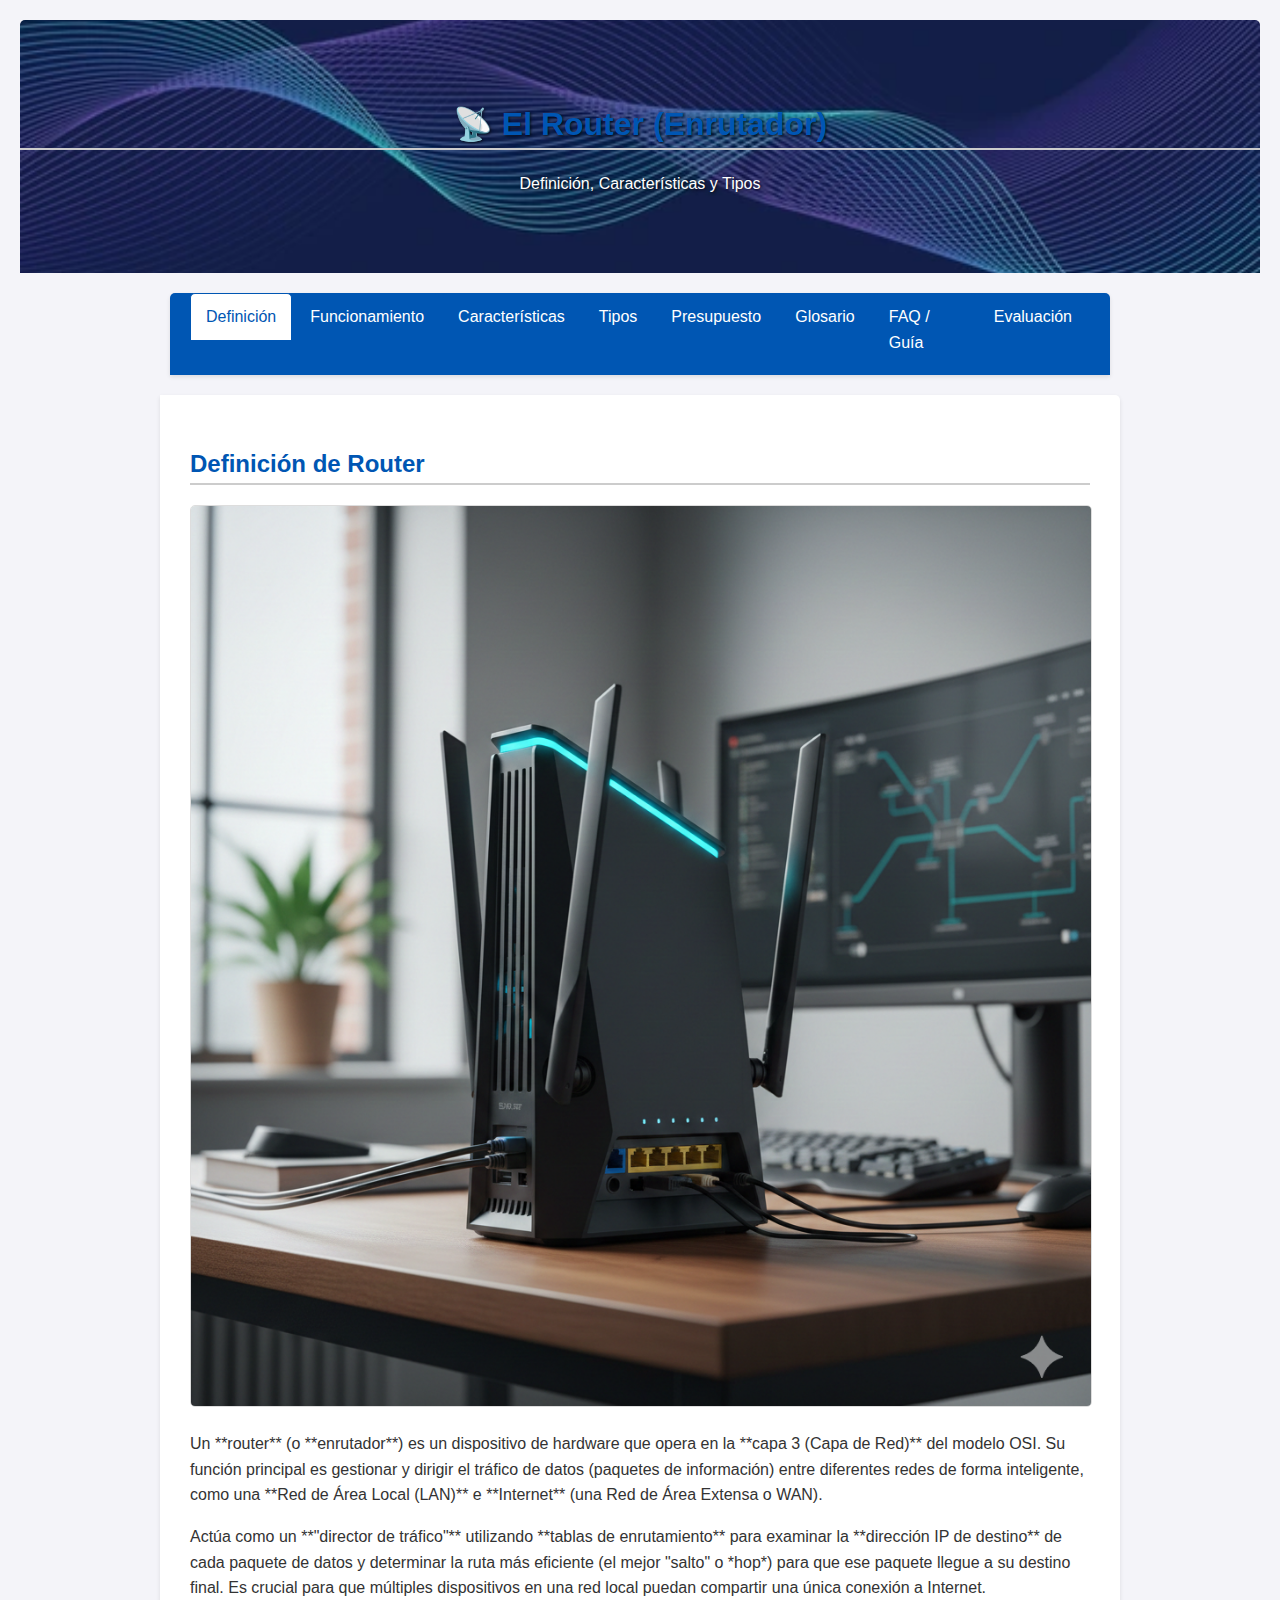
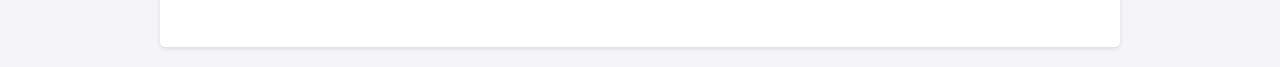
<file: index.html>
<!DOCTYPE html>
<html lang="es">
<head>
    <meta charset="UTF-8">
    <meta name="viewport" content="width=device-width, initial-scale=1.0">
    <title>Router: Definición</title>
    <link rel="stylesheet" href="css/estilos.css">
</head>
<body>

    <header>
        <h1>📡 El Router (Enrutador)</h1>
        <p>Definición, Características y Tipos</p>
    </header>

    <nav>
        <ul>
            <li class="active"><a href="definicion.html">Definición</a></li> 
            <li><a href="funcionamiento.html">Funcionamiento</a></li>
            <li><a href="caracteristicas.html">Características</a></li>
            <li><a href="tipos.html">Tipos</a></li>
            <li><a href="presupuesto.html">Presupuesto</a></li>
            <li><a href="glosario.html">Glosario</a></li>
            <li><a href="guia_basica.html">FAQ / Guía</a></li>
            <li><a href="evaluacion.html">Evaluación</a></li>
        </ul>
    </nav>

    <div class="container">
        <h2>Definición de Router</h2>
        
        <div class="router-image">
             <img src="images/router-moderno.jpg" alt="Router moderno con puertos y antenas">
        </div>

        <p>Un **router** (o **enrutador**) es un dispositivo de hardware que opera en la **capa 3 (Capa de Red)** del modelo OSI. Su función principal es gestionar y dirigir el tráfico de datos (paquetes de información) entre diferentes redes de forma inteligente, como una **Red de Área Local (LAN)** e **Internet** (una Red de Área Extensa o WAN).</p>
        <p>Actúa como un **"director de tráfico"** utilizando **tablas de enrutamiento** para examinar la **dirección IP de destino** de cada paquete de datos y determinar la ruta más eficiente (el mejor "salto" o *hop*) para que ese paquete llegue a su destino final. Es crucial para que múltiples dispositivos en una red local puedan compartir una única conexión a Internet.</p>
    </div>

</body>
</html>
</file>
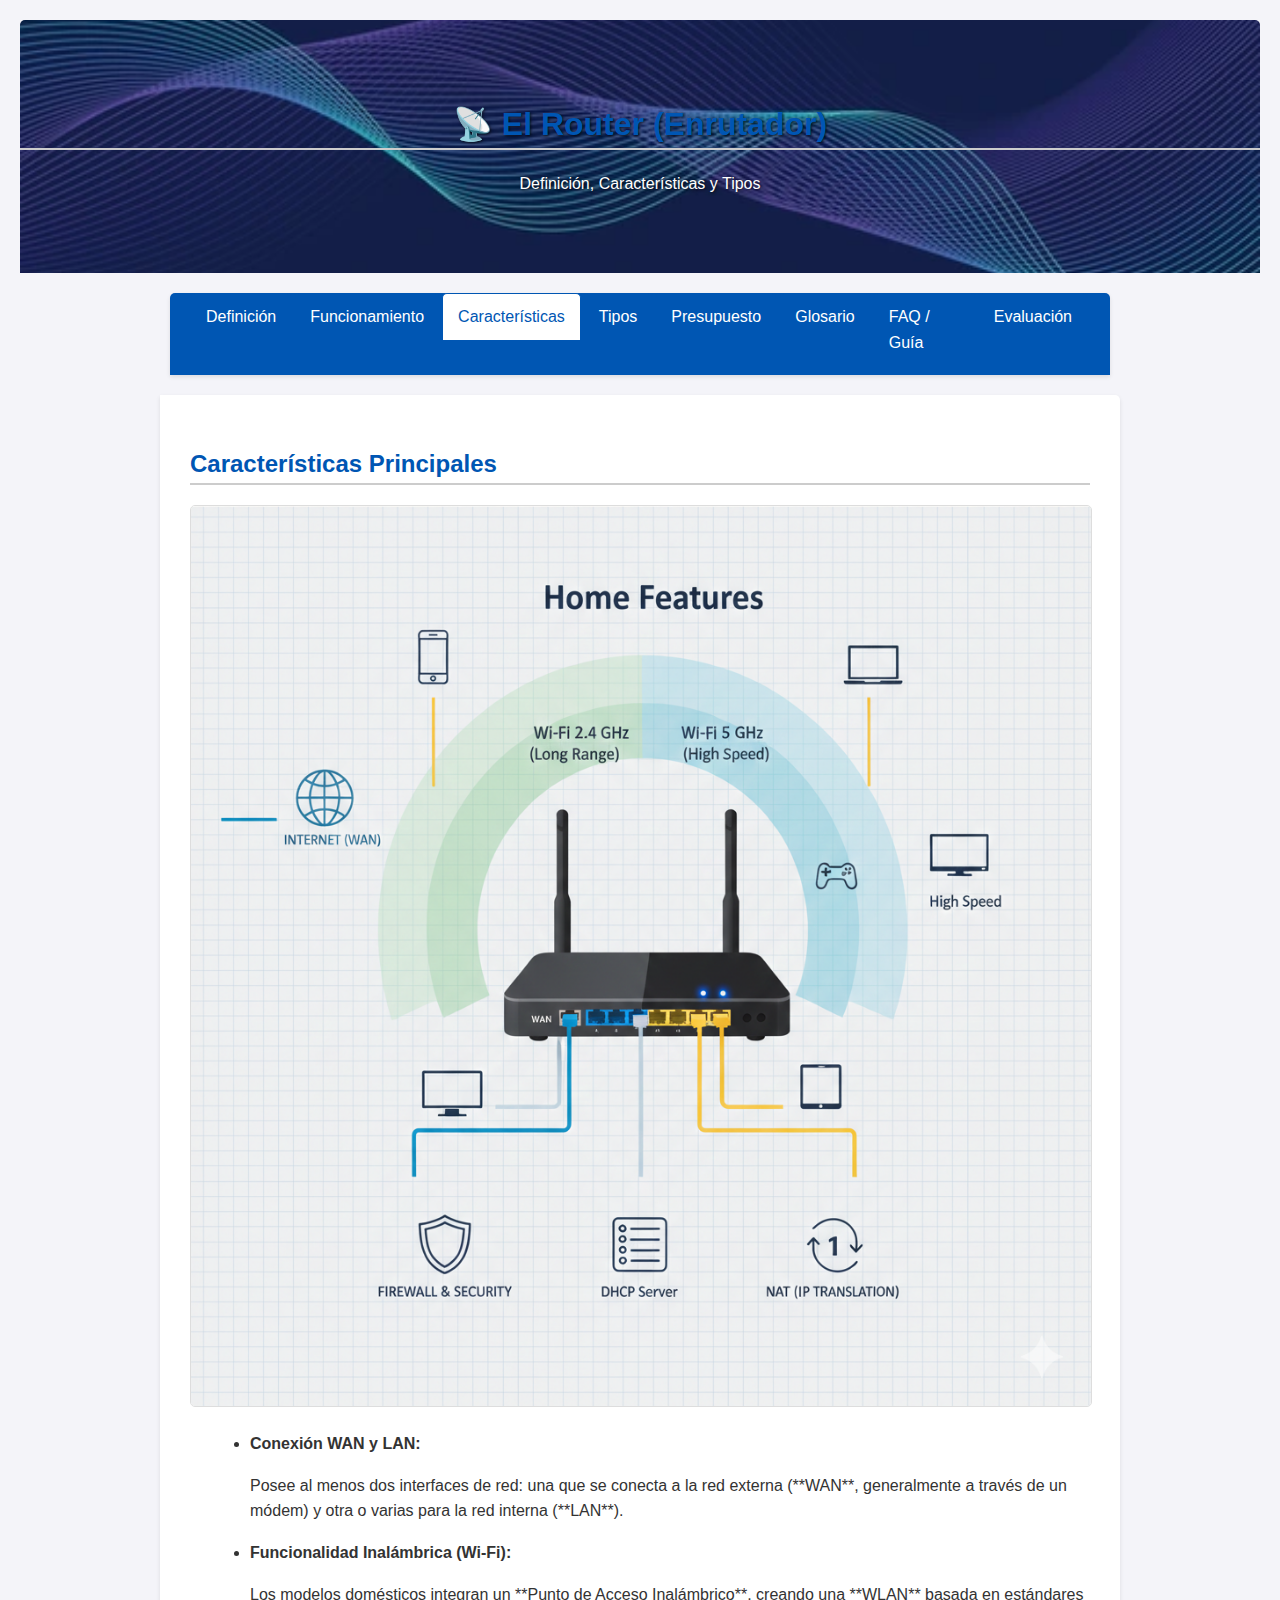
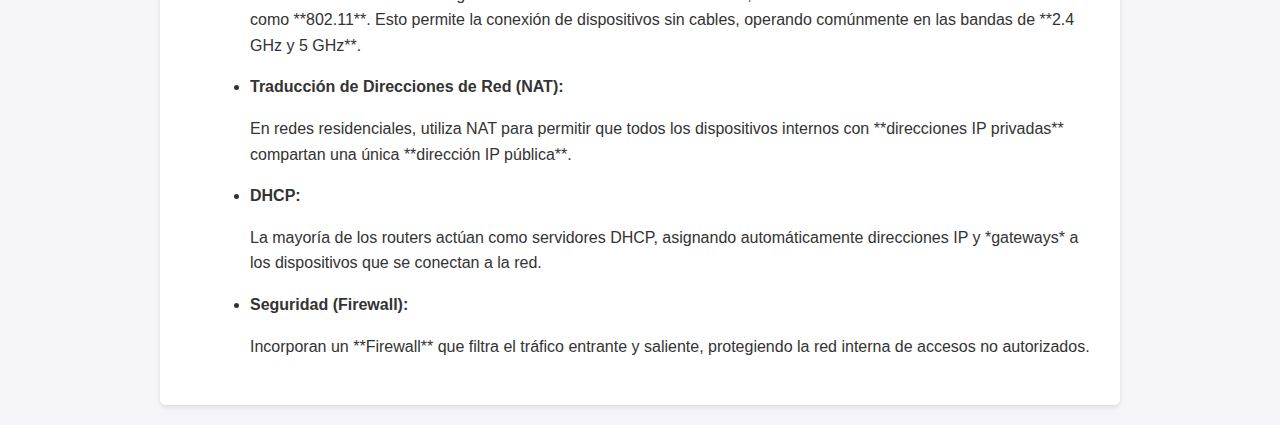
<file: caracteristicas.html>
<!DOCTYPE html>
<html lang="es">
<head>
    <meta charset="UTF-8">
    <meta name="viewport" content="width=device-width, initial-scale=1.0">
    <title>Router: Características</title>
    <link rel="stylesheet" href="css/estilos.css">
</head>
<body>

    <header>
        <h1>📡 El Router (Enrutador)</h1>
        <p>Definición, Características y Tipos</p>
    </header>

    <nav>
        <ul>
            <li><a href="definicion.html">Definición</a></li>
            <li><a href="funcionamiento.html">Funcionamiento</a></li>
            <li class="active"><a href="caracteristicas.html">Características</a></li>
            <li><a href="tipos.html">Tipos</a></li>
            <li><a href="presupuesto.html">Presupuesto</a></li>
            <li><a href="glosario.html">Glosario</a></li>
            <li><a href="guia_basica.html">FAQ / Guía</a></li>
            <li><a href="evaluacion.html">Evaluación</a></li> 
            </ul>
    </nav>

    <div class="container">
        <h2>Características Principales</h2>
        
        <div class="router-image">
             <img src="images/conectividad-router.png" alt="Diagrama de características de conectividad de un router">
        </div>
        
        <ul>
            <li>
                <strong>Conexión WAN y LAN:</strong>
                <p>Posee al menos dos interfaces de red: una que se conecta a la red externa (**WAN**, generalmente a través de un módem) y otra o varias para la red interna (**LAN**).</p>
            </li>
            <li>
                <strong>Funcionalidad Inalámbrica (Wi-Fi):</strong>
                <p>Los modelos domésticos integran un **Punto de Acceso Inalámbrico**, creando una **WLAN** basada en estándares como **802.11**. Esto permite la conexión de dispositivos sin cables, operando comúnmente en las bandas de **2.4 GHz y 5 GHz**.</p>
            </li>
            <li>
                <strong>Traducción de Direcciones de Red (NAT):</strong>
                <p>En redes residenciales, utiliza NAT para permitir que todos los dispositivos internos con **direcciones IP privadas** compartan una única **dirección IP pública**.</p>
            </li>
            <li>
                <strong>DHCP:</strong>
                <p>La mayoría de los routers actúan como servidores DHCP, asignando automáticamente direcciones IP y *gateways* a los dispositivos que se conectan a la red.</p>
            </li>
            <li>
                <strong>Seguridad (Firewall):</strong>
                <p>Incorporan un **Firewall** que filtra el tráfico entrante y saliente, protegiendo la red interna de accesos no autorizados.</p>
            </li>
        </ul>
    </div>

</body>
</html>
</file>
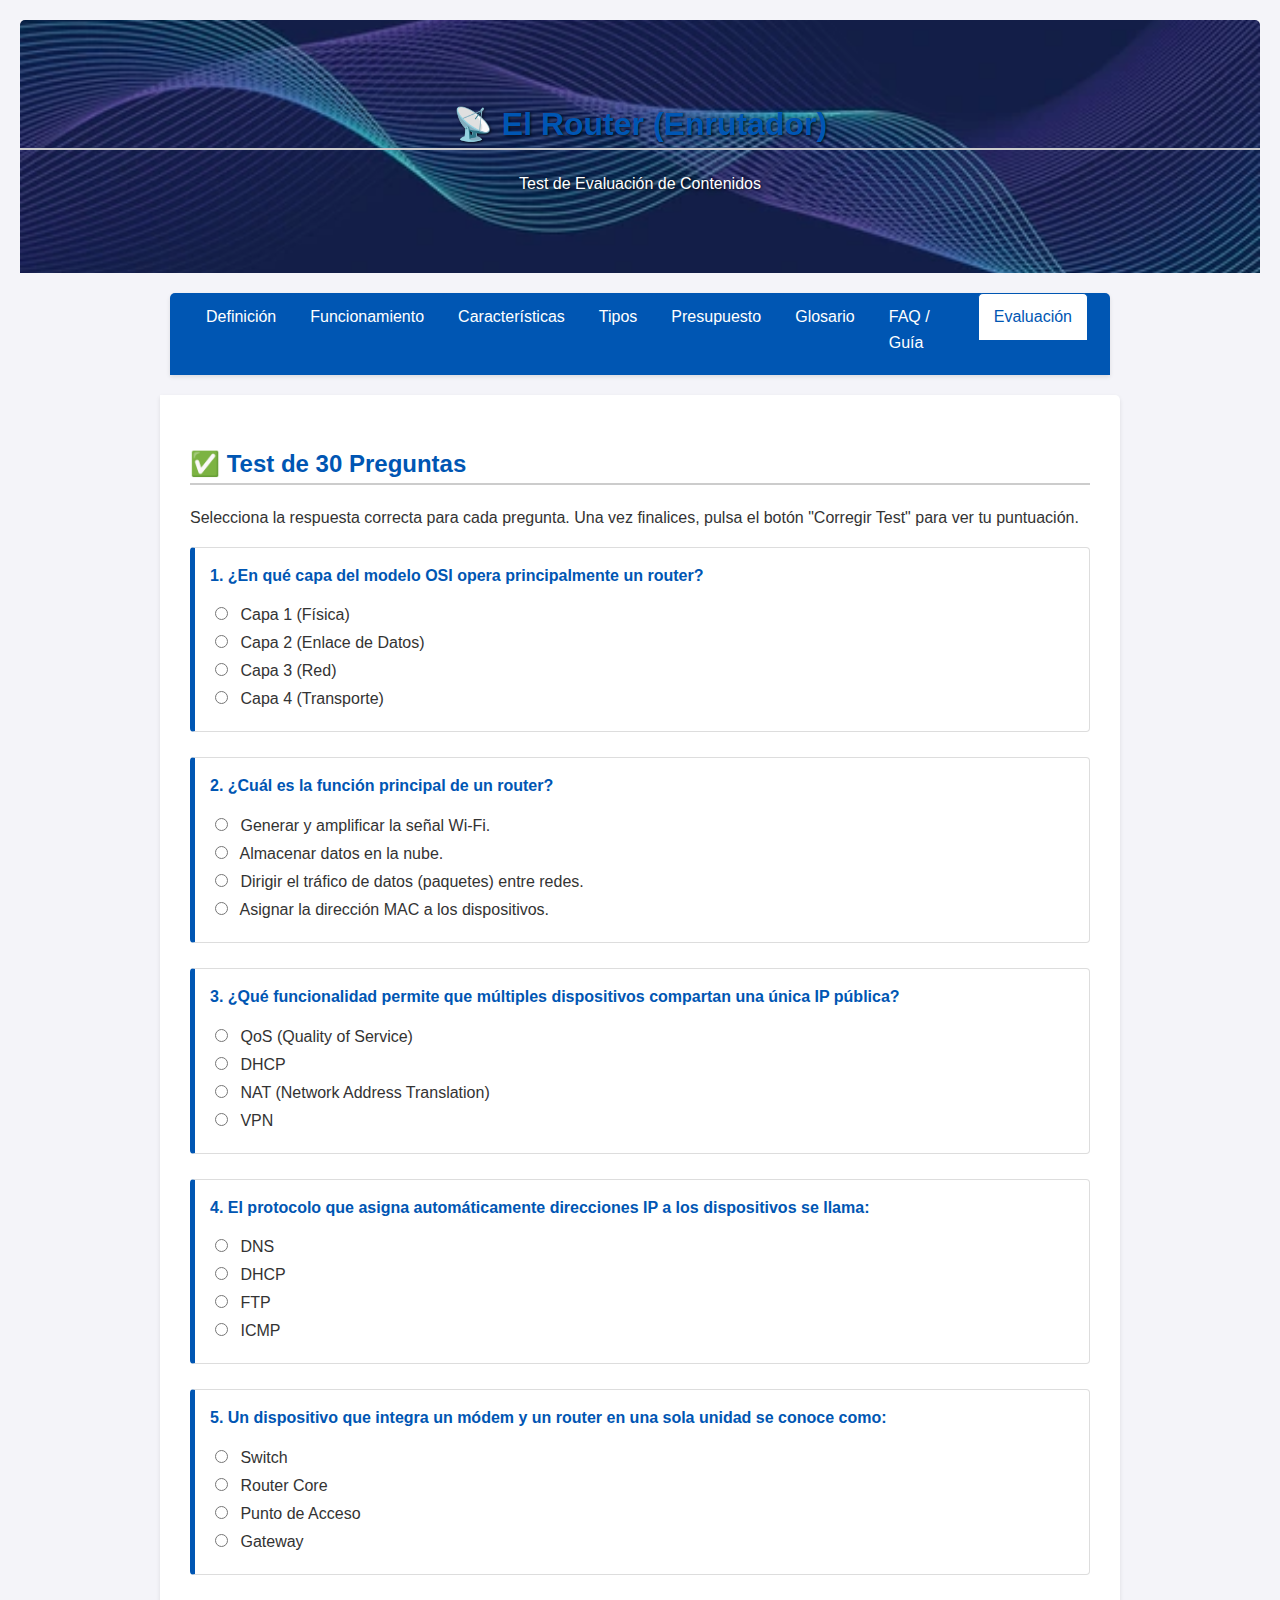
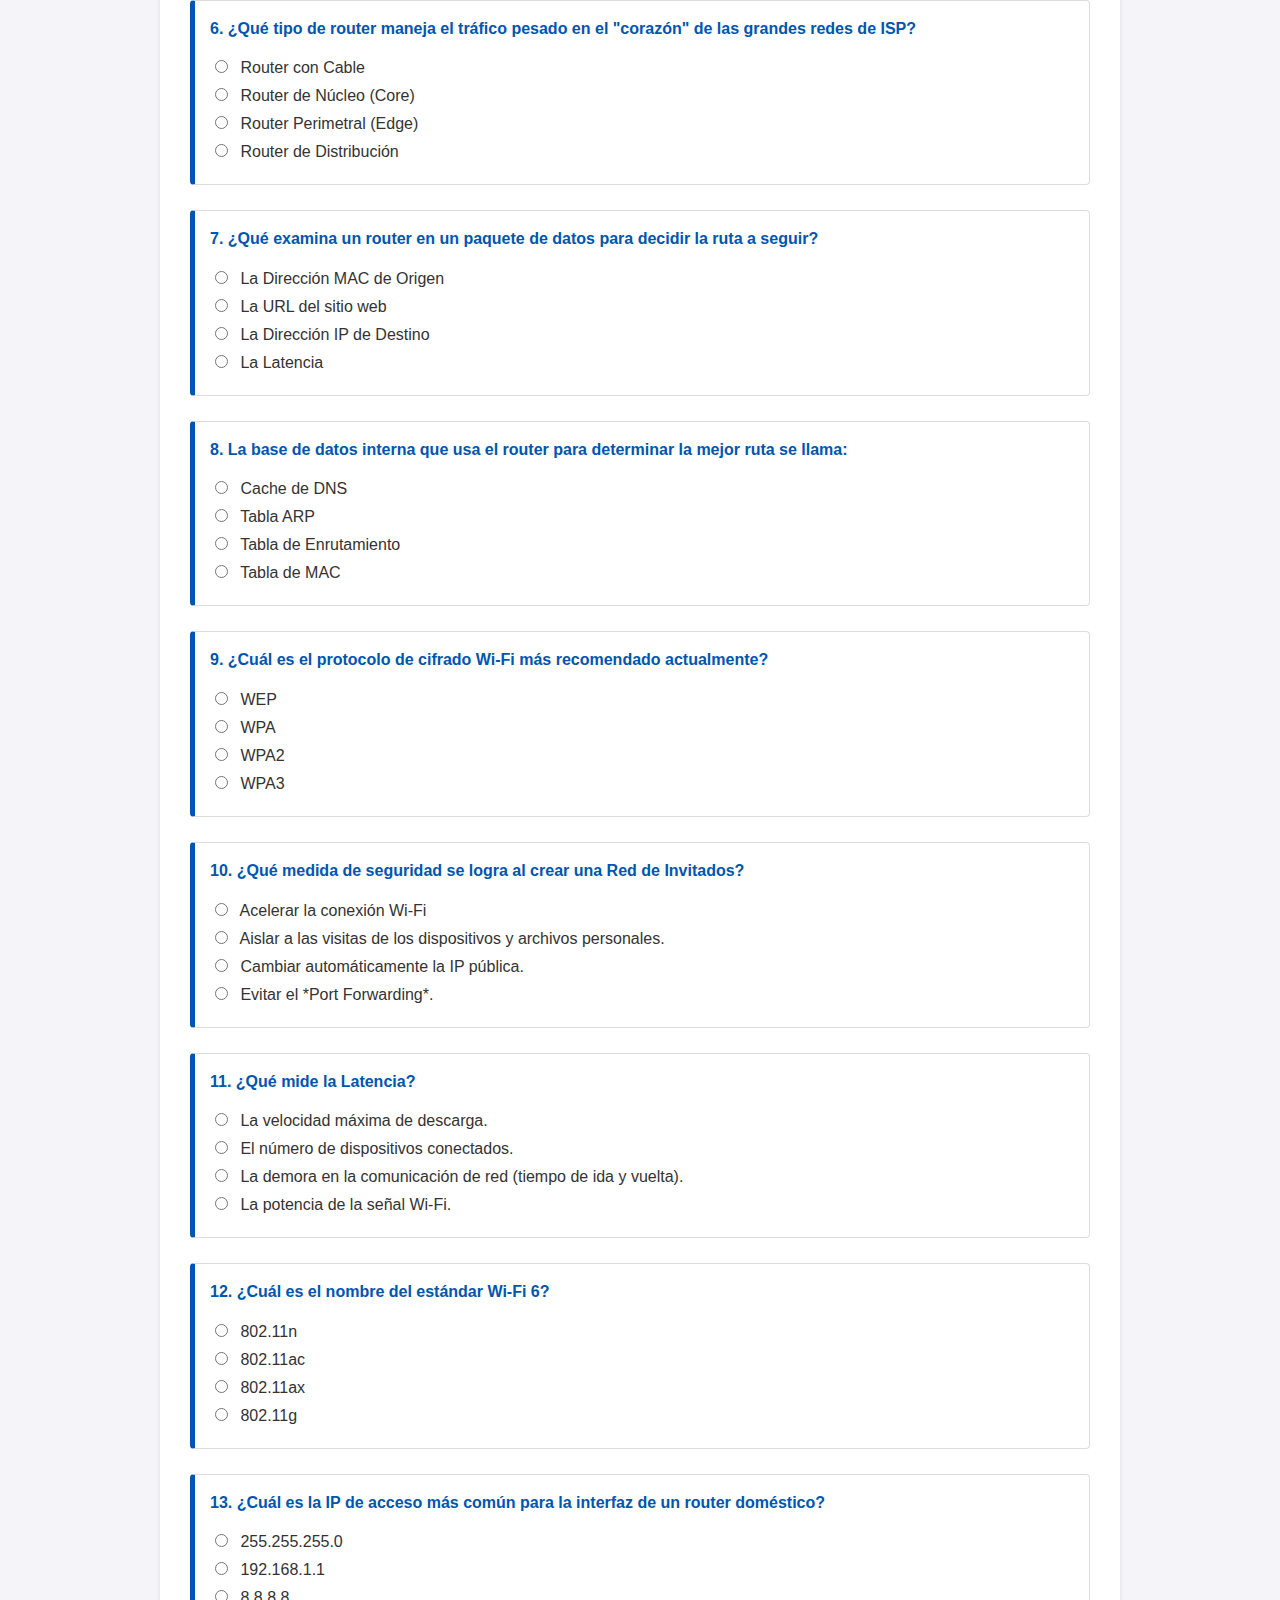
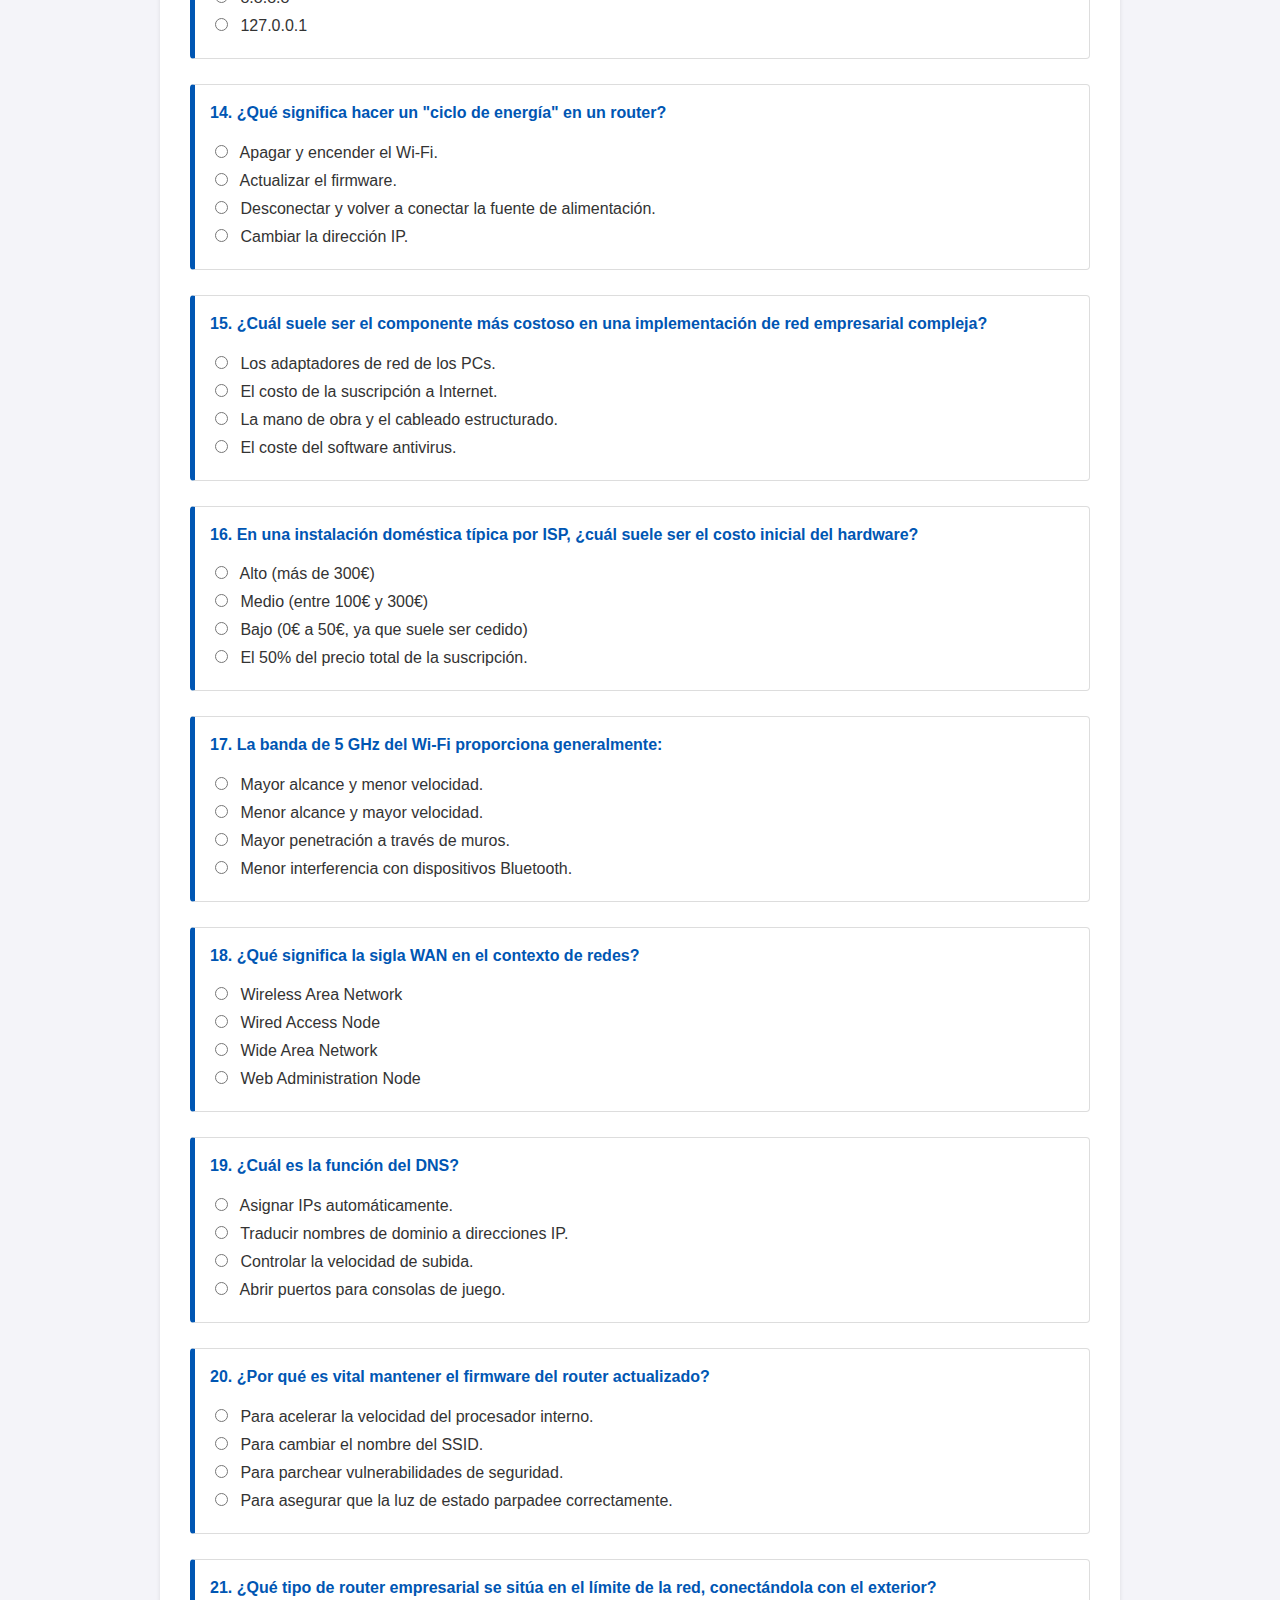
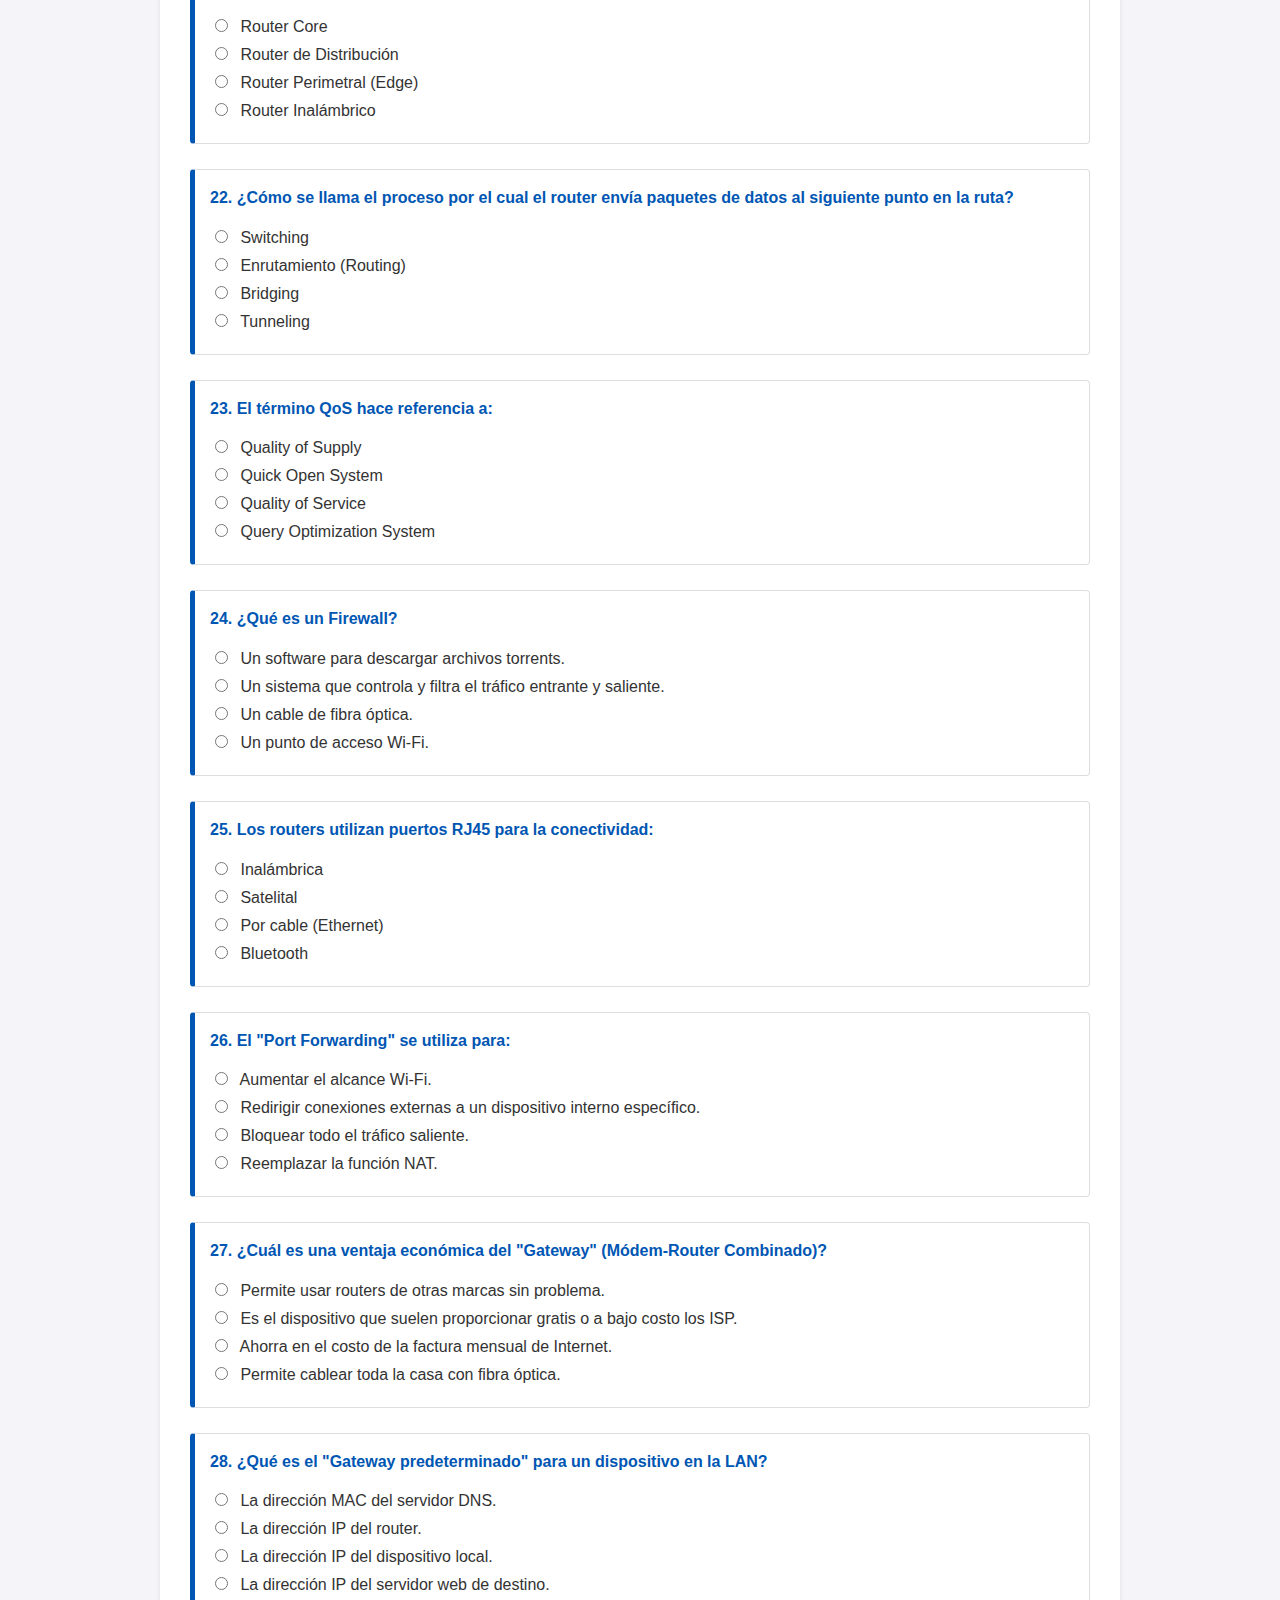
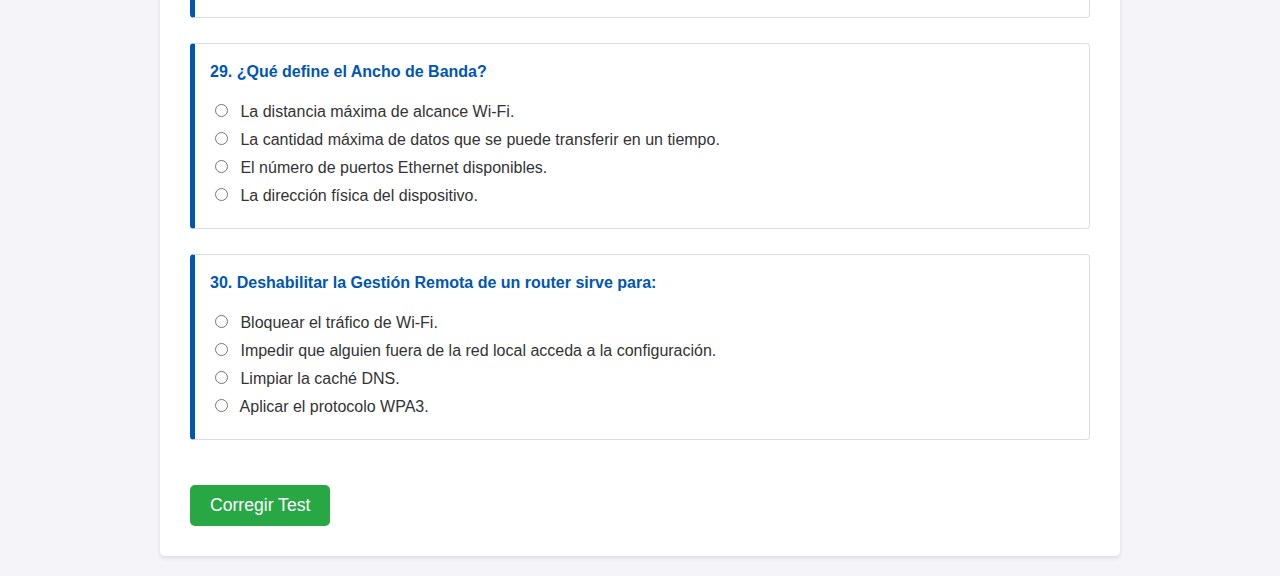
<file: evaluacion.html>
<!DOCTYPE html>
<html lang="es">
<head>
    <meta charset="UTF-8">
    <meta name="viewport" content="width=device-width, initial-scale=1.0">
    <title>Test de Evaluación del Router</title>
    <link rel="stylesheet" href="css/estilos.css">
    <style>
</head>
<body>
        /* Estilos específicos para el test */
        .test-container {
            padding: 20px;
        }
        .pregunta {
            margin-bottom: 25px;
            padding: 15px;
            border: 1px solid #ddd;
            border-left: 5px solid #0056b3;
            border-radius: 4px;
        }
        .pregunta p {
            font-weight: bold;
            color: #0056b3;
            margin-top: 0;
        }
        label {
            display: block;
            margin: 8px 0;
            font-weight: normal;
        }
        input[type="radio"] {
            margin-right: 8px;
        }
        #resultado {
            margin-top: 30px;
            padding: 20px;
            background-color: #e0eaff;
            border: 2px solid #0056b3;
            border-radius: 5px;
            font-size: 1.2em;
            font-weight: bold;
            display: none; /* Oculto por defecto */
        }
        .btn-corregir {
            background-color: #28a745;
            color: white;
            border: none;
            padding: 10px 20px;
            font-size: 1.1em;
            border-radius: 5px;
            cursor: pointer;
            margin-top: 20px;
        }
        .btn-corregir:hover {
            background-color: #218838;
        }
    </style>

    <header>
        <h1>📡 El Router (Enrutador)</h1>
        <p>Test de Evaluación de Contenidos</p>
    </header>

    <nav>
        <ul>
            <li><a href="definicion.html">Definición</a></li>
            <li><a href="funcionamiento.html">Funcionamiento</a></li>
            <li><a href="caracteristicas.html">Características</a></li>
            <li><a href="tipos.html">Tipos</a></li>
            <li><a href="presupuesto.html">Presupuesto</a></li>
            <li><a href="glosario.html">Glosario</a></li>
            <li><a href="guia_basica.html">FAQ / Guía</a></li>
            <li class="active"><a href="evaluacion.html">Evaluación</a></li>
        </ul>
    </nav>

    <div class="container">
        <h2>✅ Test de 30 Preguntas</h2>
        <p>Selecciona la respuesta correcta para cada pregunta. Una vez finalices, pulsa el botón "Corregir Test" para ver tu puntuación.</p>

        <form id="quizForm">
            <div class="pregunta">
                <p>1. ¿En qué capa del modelo OSI opera principalmente un router?</p>
                <label><input type="radio" name="p1" value="a"> Capa 1 (Física)</label>
                <label><input type="radio" name="p1" value="b"> Capa 2 (Enlace de Datos)</label>
                <label><input type="radio" name="p1" value="c"> Capa 3 (Red)</label>
                <label><input type="radio" name="p1" value="d"> Capa 4 (Transporte)</label>
            </div>

            <div class="pregunta">
                <p>2. ¿Cuál es la función principal de un router?</p>
                <label><input type="radio" name="p2" value="a"> Generar y amplificar la señal Wi-Fi.</label>
                <label><input type="radio" name="p2" value="b"> Almacenar datos en la nube.</label>
                <label><input type="radio" name="p2" value="c"> Dirigir el tráfico de datos (paquetes) entre redes.</label>
                <label><input type="radio" name="p2" value="d"> Asignar la dirección MAC a los dispositivos.</label>
            </div>

            <div class="pregunta">
                <p>3. ¿Qué funcionalidad permite que múltiples dispositivos compartan una única IP pública?</p>
                <label><input type="radio" name="p3" value="a"> QoS (Quality of Service)</label>
                <label><input type="radio" name="p3" value="b"> DHCP</label>
                <label><input type="radio" name="p3" value="c"> NAT (Network Address Translation)</label>
                <label><input type="radio" name="p3" value="d"> VPN</label>
            </div>

            <div class="pregunta">
                <p>4. El protocolo que asigna automáticamente direcciones IP a los dispositivos se llama:</p>
                <label><input type="radio" name="p4" value="a"> DNS</label>
                <label><input type="radio" name="p4" value="b"> DHCP</label>
                <label><input type="radio" name="p4" value="c"> FTP</label>
                <label><input type="radio" name="p4" value="d"> ICMP</label>
            </div>

            <div class="pregunta">
                <p>5. Un dispositivo que integra un módem y un router en una sola unidad se conoce como:</p>
                <label><input type="radio" name="p5" value="a"> Switch</label>
                <label><input type="radio" name="p5" value="b"> Router Core</label>
                <label><input type="radio" name="p5" value="c"> Punto de Acceso</label>
                <label><input type="radio" name="p5" value="d"> Gateway</label>
            </div>

            <div class="pregunta">
                <p>6. ¿Qué tipo de router maneja el tráfico pesado en el "corazón" de las grandes redes de ISP?</p>
                <label><input type="radio" name="p6" value="a"> Router con Cable</label>
                <label><input type="radio" name="p6" value="b"> Router de Núcleo (Core)</label>
                <label><input type="radio" name="p6" value="c"> Router Perimetral (Edge)</label>
                <label><input type="radio" name="p6" value="d"> Router de Distribución</label>
            </div>
            
            <div class="pregunta">
                <p>7. ¿Qué examina un router en un paquete de datos para decidir la ruta a seguir?</p>
                <label><input type="radio" name="p7" value="a"> La Dirección MAC de Origen</label>
                <label><input type="radio" name="p7" value="b"> La URL del sitio web</label>
                <label><input type="radio" name="p7" value="c"> La Dirección IP de Destino</label>
                <label><input type="radio" name="p7" value="d"> La Latencia</label>
            </div>
            
            <div class="pregunta">
                <p>8. La base de datos interna que usa el router para determinar la mejor ruta se llama:</p>
                <label><input type="radio" name="p8" value="a"> Cache de DNS</label>
                <label><input type="radio" name="p8" value="b"> Tabla ARP</label>
                <label><input type="radio" name="p8" value="c"> Tabla de Enrutamiento</label>
                <label><input type="radio" name="p8" value="d"> Tabla de MAC</label>
            </div>
            
            <div class="pregunta">
                <p>9. ¿Cuál es el protocolo de cifrado Wi-Fi más recomendado actualmente?</p>
                <label><input type="radio" name="p9" value="a"> WEP</label>
                <label><input type="radio" name="p9" value="b"> WPA</label>
                <label><input type="radio" name="p9" value="c"> WPA2</label>
                <label><input type="radio" name="p9" value="d"> WPA3</label>
            </div>
            
            <div class="pregunta">
                <p>10. ¿Qué medida de seguridad se logra al crear una Red de Invitados?</p>
                <label><input type="radio" name="p10" value="a"> Acelerar la conexión Wi-Fi</label>
                <label><input type="radio" name="p10" value="b"> Aislar a las visitas de los dispositivos y archivos personales.</label>
                <label><input type="radio" name="p10" value="c"> Cambiar automáticamente la IP pública.</label>
                <label><input type="radio" name="p10" value="d"> Evitar el *Port Forwarding*.</label>
            </div>
            
            <div class="pregunta">
                <p>11. ¿Qué mide la Latencia?</p>
                <label><input type="radio" name="p11" value="a"> La velocidad máxima de descarga.</label>
                <label><input type="radio" name="p11" value="b"> El número de dispositivos conectados.</label>
                <label><input type="radio" name="p11" value="c"> La demora en la comunicación de red (tiempo de ida y vuelta).</label>
                <label><input type="radio" name="p11" value="d"> La potencia de la señal Wi-Fi.</label>
            </div>
            
            <div class="pregunta">
                <p>12. ¿Cuál es el nombre del estándar Wi-Fi 6?</p>
                <label><input type="radio" name="p12" value="a"> 802.11n</label>
                <label><input type="radio" name="p12" value="b"> 802.11ac</label>
                <label><input type="radio" name="p12" value="c"> 802.11ax</label>
                <label><input type="radio" name="p12" value="d"> 802.11g</label>
            </div>
            
            <div class="pregunta">
                <p>13. ¿Cuál es la IP de acceso más común para la interfaz de un router doméstico?</p>
                <label><input type="radio" name="p13" value="a"> 255.255.255.0</label>
                <label><input type="radio" name="p13" value="b"> 192.168.1.1</label>
                <label><input type="radio" name="p13" value="c"> 8.8.8.8</label>
                <label><input type="radio" name="p13" value="d"> 127.0.0.1</label>
            </div>
            
            <div class="pregunta">
                <p>14. ¿Qué significa hacer un "ciclo de energía" en un router?</p>
                <label><input type="radio" name="p14" value="a"> Apagar y encender el Wi-Fi.</label>
                <label><input type="radio" name="p14" value="b"> Actualizar el firmware.</label>
                <label><input type="radio" name="p14" value="c"> Desconectar y volver a conectar la fuente de alimentación.</label>
                <label><input type="radio" name="p14" value="d"> Cambiar la dirección IP.</label>
            </div>
            
            <div class="pregunta">
                <p>15. ¿Cuál suele ser el componente más costoso en una implementación de red empresarial compleja?</p>
                <label><input type="radio" name="p15" value="a"> Los adaptadores de red de los PCs.</label>
                <label><input type="radio" name="p15" value="b"> El costo de la suscripción a Internet.</label>
                <label><input type="radio" name="p15" value="c"> La mano de obra y el cableado estructurado.</label>
                <label><input type="radio" name="p15" value="d"> El coste del software antivirus.</label>
            </div>
            
            <div class="pregunta">
                <p>16. En una instalación doméstica típica por ISP, ¿cuál suele ser el costo inicial del hardware?</p>
                <label><input type="radio" name="p16" value="a"> Alto (más de 300€)</label>
                <label><input type="radio" name="p16" value="b"> Medio (entre 100€ y 300€)</label>
                <label><input type="radio" name="p16" value="c"> Bajo (0€ a 50€, ya que suele ser cedido)</label>
                <label><input type="radio" name="p16" value="d"> El 50% del precio total de la suscripción.</label>
            </div>
            
            <div class="pregunta">
                <p>17. La banda de 5 GHz del Wi-Fi proporciona generalmente:</p>
                <label><input type="radio" name="p17" value="a"> Mayor alcance y menor velocidad.</label>
                <label><input type="radio" name="p17" value="b"> Menor alcance y mayor velocidad.</label>
                <label><input type="radio" name="p17" value="c"> Mayor penetración a través de muros.</label>
                <label><input type="radio" name="p17" value="d"> Menor interferencia con dispositivos Bluetooth.</label>
            </div>
            
            <div class="pregunta">
                <p>18. ¿Qué significa la sigla WAN en el contexto de redes?</p>
                <label><input type="radio" name="p18" value="a"> Wireless Area Network</label>
                <label><input type="radio" name="p18" value="b"> Wired Access Node</label>
                <label><input type="radio" name="p18" value="c"> Wide Area Network</label>
                <label><input type="radio" name="p18" value="d"> Web Administration Node</label>
            </div>
            
            <div class="pregunta">
                <p>19. ¿Cuál es la función del DNS?</p>
                <label><input type="radio" name="p19" value="a"> Asignar IPs automáticamente.</label>
                <label><input type="radio" name="p19" value="b"> Traducir nombres de dominio a direcciones IP.</label>
                <label><input type="radio" name="p19" value="c"> Controlar la velocidad de subida.</label>
                <label><input type="radio" name="p19" value="d"> Abrir puertos para consolas de juego.</label>
            </div>
            
            <div class="pregunta">
                <p>20. ¿Por qué es vital mantener el firmware del router actualizado?</p>
                <label><input type="radio" name="p20" value="a"> Para acelerar la velocidad del procesador interno.</label>
                <label><input type="radio" name="p20" value="b"> Para cambiar el nombre del SSID.</label>
                <label><input type="radio" name="p20" value="c"> Para parchear vulnerabilidades de seguridad.</label>
                <label><input type="radio" name="p20" value="d"> Para asegurar que la luz de estado parpadee correctamente.</label>
            </div>
            
            <div class="pregunta">
                <p>21. ¿Qué tipo de router empresarial se sitúa en el límite de la red, conectándola con el exterior?</p>
                <label><input type="radio" name="p21" value="a"> Router Core</label>
                <label><input type="radio" name="p21" value="b"> Router de Distribución</label>
                <label><input type="radio" name="p21" value="c"> Router Perimetral (Edge)</label>
                <label><input type="radio" name="p21" value="d"> Router Inalámbrico</label>
            </div>
            
            <div class="pregunta">
                <p>22. ¿Cómo se llama el proceso por el cual el router envía paquetes de datos al siguiente punto en la ruta?</p>
                <label><input type="radio" name="p22" value="a"> Switching</label>
                <label><input type="radio" name="p22" value="b"> Enrutamiento (Routing)</label>
                <label><input type="radio" name="p22" value="c"> Bridging</label>
                <label><input type="radio" name="p22" value="d"> Tunneling</label>
            </div>
            
            <div class="pregunta">
                <p>23. El término QoS hace referencia a:</p>
                <label><input type="radio" name="p23" value="a"> Quality of Supply</label>
                <label><input type="radio" name="p23" value="b"> Quick Open System</label>
                <label><input type="radio" name="p23" value="c"> Quality of Service</label>
                <label><input type="radio" name="p23" value="d"> Query Optimization System</label>
            </div>
            
            <div class="pregunta">
                <p>24. ¿Qué es un Firewall?</p>
                <label><input type="radio" name="p24" value="a"> Un software para descargar archivos torrents.</label>
                <label><input type="radio" name="p24" value="b"> Un sistema que controla y filtra el tráfico entrante y saliente.</label>
                <label><input type="radio" name="p24" value="c"> Un cable de fibra óptica.</label>
                <label><input type="radio" name="p24" value="d"> Un punto de acceso Wi-Fi.</label>
            </div>
            
            <div class="pregunta">
                <p>25. Los routers utilizan puertos RJ45 para la conectividad:</p>
                <label><input type="radio" name="p25" value="a"> Inalámbrica</label>
                <label><input type="radio" name="p25" value="b"> Satelital</label>
                <label><input type="radio" name="p25" value="c"> Por cable (Ethernet)</label>
                <label><input type="radio" name="p25" value="d"> Bluetooth</label>
            </div>
            
            <div class="pregunta">
                <p>26. El "Port Forwarding" se utiliza para:</p>
                <label><input type="radio" name="p26" value="a"> Aumentar el alcance Wi-Fi.</label>
                <label><input type="radio" name="p26" value="b"> Redirigir conexiones externas a un dispositivo interno específico.</label>
                <label><input type="radio" name="p26" value="c"> Bloquear todo el tráfico saliente.</label>
                <label><input type="radio" name="p26" value="d"> Reemplazar la función NAT.</label>
            </div>
            
            <div class="pregunta">
                <p>27. ¿Cuál es una ventaja económica del "Gateway" (Módem-Router Combinado)?</p>
                <label><input type="radio" name="p27" value="a"> Permite usar routers de otras marcas sin problema.</label>
                <label><input type="radio" name="p27" value="b"> Es el dispositivo que suelen proporcionar gratis o a bajo costo los ISP.</label>
                <label><input type="radio" name="p27" value="c"> Ahorra en el costo de la factura mensual de Internet.</label>
                <label><input type="radio" name="p27" value="d"> Permite cablear toda la casa con fibra óptica.</label>
            </div>
            
            <div class="pregunta">
                <p>28. ¿Qué es el "Gateway predeterminado" para un dispositivo en la LAN?</p>
                <label><input type="radio" name="p28" value="a"> La dirección MAC del servidor DNS.</label>
                <label><input type="radio" name="p28" value="b"> La dirección IP del router.</label>
                <label><input type="radio" name="p28" value="c"> La dirección IP del dispositivo local.</label>
                <label><input type="radio" name="p28" value="d"> La dirección IP del servidor web de destino.</label>
            </div>
            
            <div class="pregunta">
                <p>29. ¿Qué define el Ancho de Banda?</p>
                <label><input type="radio" name="p29" value="a"> La distancia máxima de alcance Wi-Fi.</label>
                <label><input type="radio" name="p29" value="b"> La cantidad máxima de datos que se puede transferir en un tiempo.</label>
                <label><input type="radio" name="p29" value="c"> El número de puertos Ethernet disponibles.</label>
                <label><input type="radio" name="p29" value="d"> La dirección física del dispositivo.</label>
            </div>
            
            <div class="pregunta">
                <p>30. Deshabilitar la Gestión Remota de un router sirve para:</p>
                <label><input type="radio" name="p30" value="a"> Bloquear el tráfico de Wi-Fi.</label>
                <label><input type="radio" name="p30" value="b"> Impedir que alguien fuera de la red local acceda a la configuración.</label>
                <label><input type="radio" name="p30" value="c"> Limpiar la caché DNS.</label>
                <label><input type="radio" name="p30" value="d"> Aplicar el protocolo WPA3.</label>
            </div>

            <button type="button" class="btn-corregir" onclick="corregirTest()">Corregir Test</button>
        </form>

        <div id="resultado"></div>
    </div>

    <script>
        // Respuestas correctas (índices de los valores de radio: a=0, b=1, c=2, d=3)
        // Usamos el valor de la opción correcta (ej: 'c')
        const respuestasCorrectas = {
            p1: 'c', p2: 'c', p3: 'c', p4: 'b', p5: 'd',
            p6: 'b', p7: 'c', p8: 'c', p9: 'd', p10: 'b',
            p11: 'c', p12: 'c', p13: 'b', p14: 'c', p15: 'c',
            p16: 'c', p17: 'b', p18: 'c', p19: 'b', p20: 'c',
            p21: 'c', p22: 'b', p23: 'c', p24: 'b', p25: 'c',
            p26: 'b', p27: 'b', p28: 'b', p29: 'b', p30: 'b'
        };

        function corregirTest() {
            const form = document.getElementById('quizForm');
            const resultadoDiv = document.getElementById('resultado');
            let puntuacion = 0;
            const totalPreguntas = 30;

            for (let i = 1; i <= totalPreguntas; i++) {
                const nombrePregunta = `p${i}`;
                const respuestaSeleccionada = form.elements[nombrePregunta].value;
                const respuestaCorrecta = respuestasCorrectas[nombrePregunta];

                if (respuestaSeleccionada === respuestaCorrecta) {
                    puntuacion++;
                }
            }

            const porcentaje = ((puntuacion / totalPreguntas) * 100).toFixed(0);

            resultadoDiv.innerHTML = `
                <p>¡Test Finalizado! Tu Puntuación es:</p>
                <p>Respuestas Correctas: <span style="color: green;">${puntuacion}</span> de ${totalPreguntas}</p>
                <p>Porcentaje: ${porcentaje}%</p>
            `;
            resultadoDiv.style.display = 'block';
            
            // Desplazar la vista al resultado
            resultadoDiv.scrollIntoView({ behavior: 'smooth' });
        }
    </script>
</body>
</html>
</file>
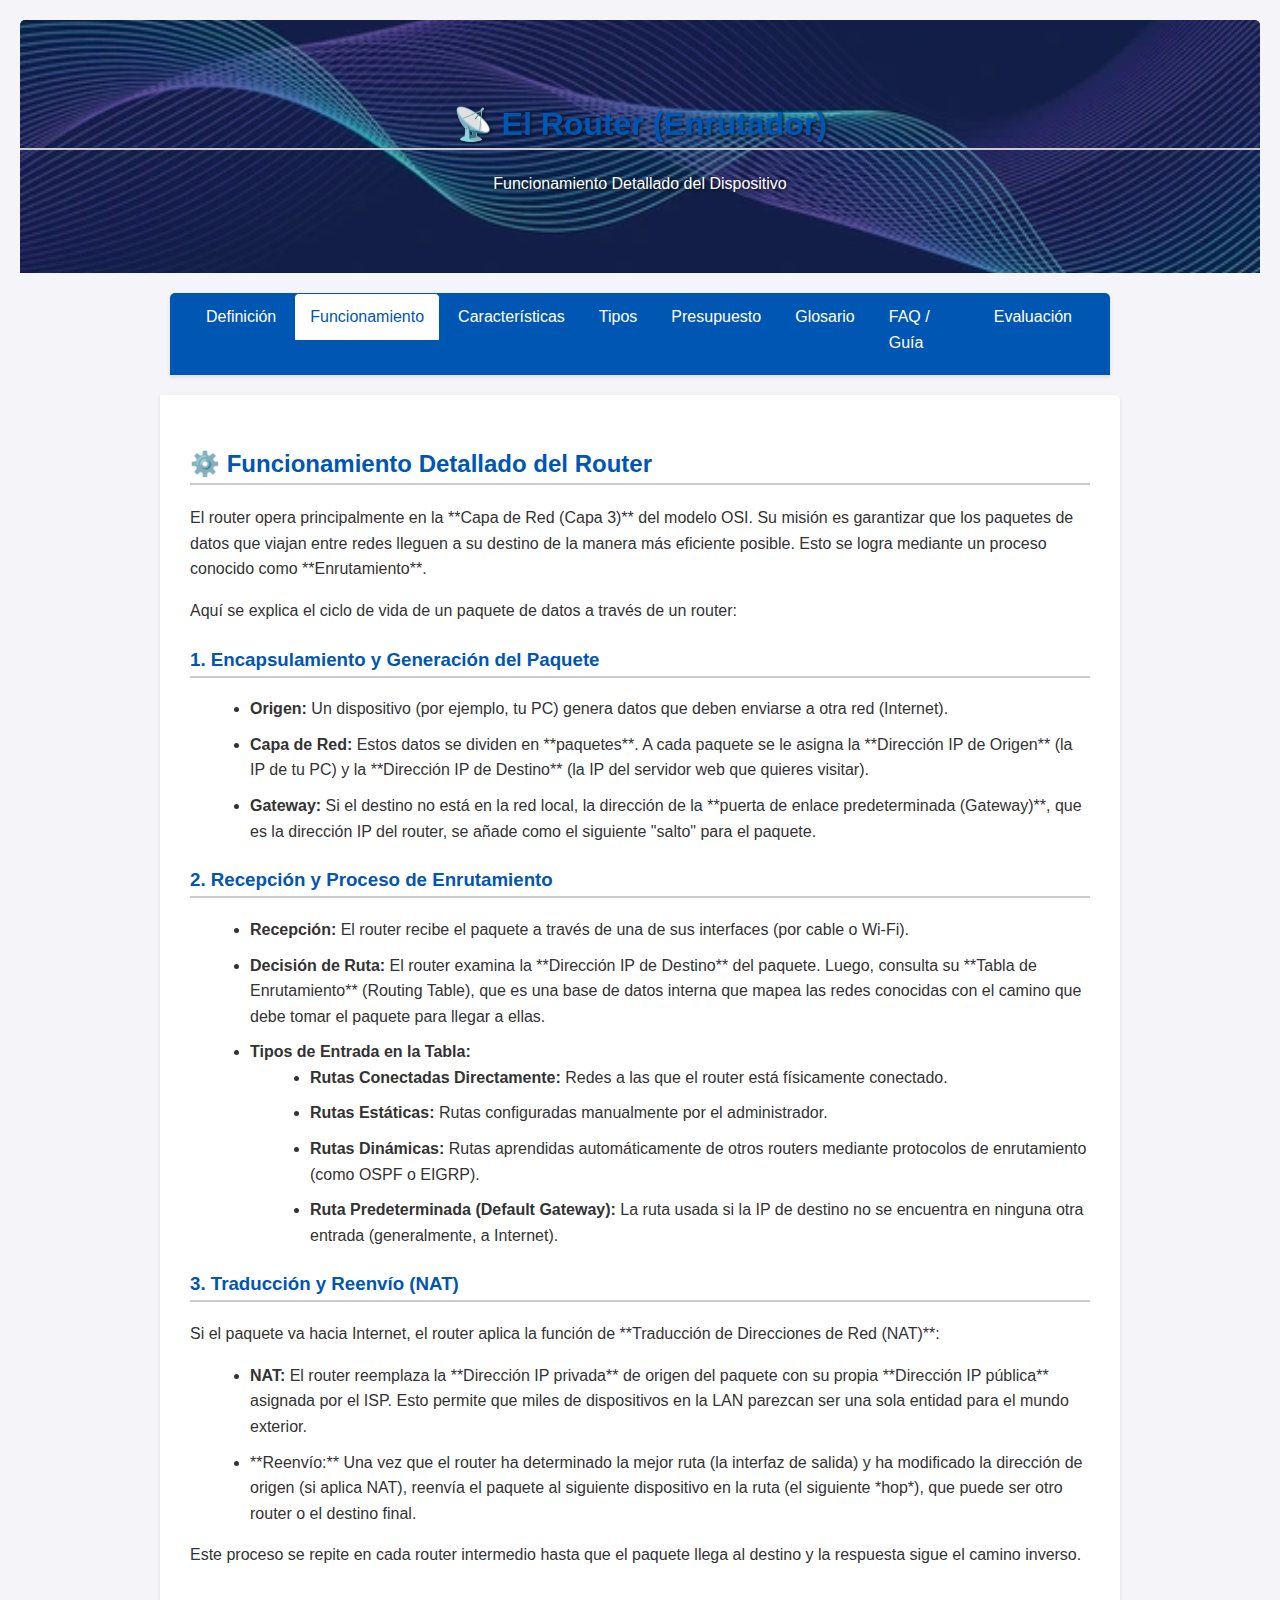
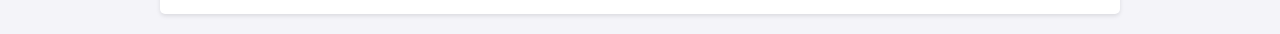
<file: funcionamiento.html>
<!DOCTYPE html>
<html lang="es">
<head>
    <meta charset="UTF-8">
    <meta name="viewport" content="width=device-width, initial-scale=1.0">
    <title>Router: Funcionamiento Detallado</title>
    <link rel="stylesheet" href="css/estilos.css">
</head>
<body>

    <header>
        <h1>📡 El Router (Enrutador)</h1>
        <p>Funcionamiento Detallado del Dispositivo</p>
    </header>

    <nav>
        <ul>
            <li><a href="definicion.html">Definición</a></li>
            <li class="active"><a href="funcionamiento.html">Funcionamiento</a></li>
            <li><a href="caracteristicas.html">Características</a></li>
            <li><a href="tipos.html">Tipos</a></li>
            <li><a href="presupuesto.html">Presupuesto</a></li>
            <li><a href="glosario.html">Glosario</a></li>
            <li><a href="guia_basica.html">FAQ / Guía</a></li>
            <li><a href="evaluacion.html">Evaluación</a></li>
        </ul>
    </nav>

    <div class="container">
        <h2>⚙️ Funcionamiento Detallado del Router</h2>
        
        <p>El router opera principalmente en la **Capa de Red (Capa 3)** del modelo OSI. Su misión es garantizar que los paquetes de datos que viajan entre redes lleguen a su destino de la manera más eficiente posible. Esto se logra mediante un proceso conocido como **Enrutamiento**.</p>
        
        <p>Aquí se explica el ciclo de vida de un paquete de datos a través de un router:</p>

        <h3>1. Encapsulamiento y Generación del Paquete</h3>
        <ul>
            <li>
                <strong>Origen:</strong> Un dispositivo (por ejemplo, tu PC) genera datos que deben enviarse a otra red (Internet).
            </li>
            <li>
                <strong>Capa de Red:</strong> Estos datos se dividen en **paquetes**. A cada paquete se le asigna la **Dirección IP de Origen** (la IP de tu PC) y la **Dirección IP de Destino** (la IP del servidor web que quieres visitar).
            </li>
            <li>
                <strong>Gateway:</strong> Si el destino no está en la red local, la dirección de la **puerta de enlace predeterminada (Gateway)**, que es la dirección IP del router, se añade como el siguiente "salto" para el paquete.
            </li>
        </ul>
        
        <h3>2. Recepción y Proceso de Enrutamiento</h3>
        <ul>
            <li>
                <strong>Recepción:</strong> El router recibe el paquete a través de una de sus interfaces (por cable o Wi-Fi).
            </li>
            <li>
                <strong>Decisión de Ruta:</strong> El router examina la **Dirección IP de Destino** del paquete. Luego, consulta su **Tabla de Enrutamiento** (Routing Table), que es una base de datos interna que mapea las redes conocidas con el camino que debe tomar el paquete para llegar a ellas.
            </li>
            <li>
                <strong>Tipos de Entrada en la Tabla:</strong>
                <ul>
                    <li><strong>Rutas Conectadas Directamente:</strong> Redes a las que el router está físicamente conectado.</li>
                    <li><strong>Rutas Estáticas:</strong> Rutas configuradas manualmente por el administrador.</li>
                    <li><strong>Rutas Dinámicas:</strong> Rutas aprendidas automáticamente de otros routers mediante protocolos de enrutamiento (como OSPF o EIGRP).</li>
                    <li><strong>Ruta Predeterminada (Default Gateway):</strong> La ruta usada si la IP de destino no se encuentra en ninguna otra entrada (generalmente, a Internet).</li>
                </ul>
            </li>
        </ul>
        
        <h3>3. Traducción y Reenvío (NAT)</h3>
        
        <p>Si el paquete va hacia Internet, el router aplica la función de **Traducción de Direcciones de Red (NAT)**:</p>
        <ul>
            <li>
                <strong>NAT:</strong> El router reemplaza la **Dirección IP privada** de origen del paquete con su propia **Dirección IP pública** asignada por el ISP. Esto permite que miles de dispositivos en la LAN parezcan ser una sola entidad para el mundo exterior.
            </li>
            <li>
                **Reenvío:** Una vez que el router ha determinado la mejor ruta (la interfaz de salida) y ha modificado la dirección de origen (si aplica NAT), reenvía el paquete al siguiente dispositivo en la ruta (el siguiente *hop*), que puede ser otro router o el destino final.
            </li>
        </ul>
        
        <p>Este proceso se repite en cada router intermedio hasta que el paquete llega al destino y la respuesta sigue el camino inverso.</p>

    </div>

</body>
</html>
</file>
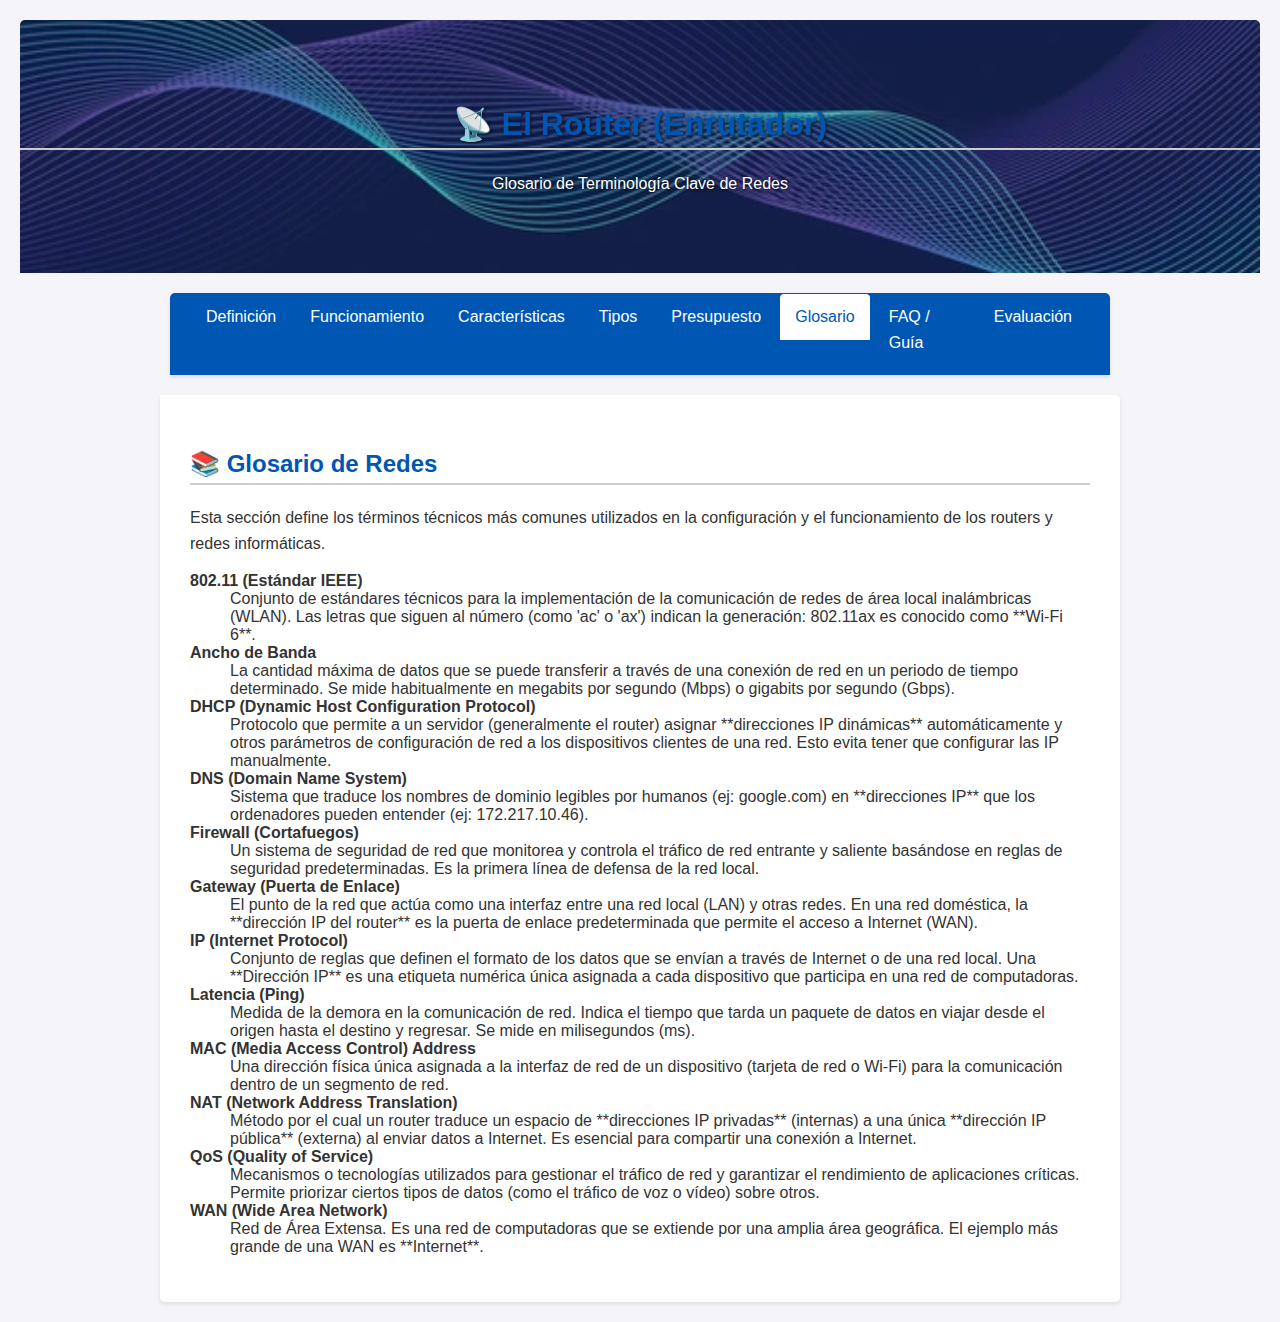
<file: glosario.html>
<!DOCTYPE html>
<html lang="es">
<head>
    <meta charset="UTF-8">
    <meta name="viewport" content="width=device-width, initial-scale=1.0">
    <title>Router: Glosario de Términos</title>
    <link rel="stylesheet" href="css/estilos.css">
</head>
<body>

    <header>
        <h1>📡 El Router (Enrutador)</h1>
        <p>Glosario de Terminología Clave de Redes</p>
    </header>

    <nav>
        <ul>
            <li><a href="definicion.html">Definición</a></li>
            <li><a href="funcionamiento.html">Funcionamiento</a></li>
            <li><a href="caracteristicas.html">Características</a></li>
            <li><a href="tipos.html">Tipos</a></li>
            <li><a href="presupuesto.html">Presupuesto</a></li>
            <li class="active"><a href="glosario.html">Glosario</a></li>
            <li><a href="guia_basica.html">FAQ / Guía</a></li>
            <li><a href="evaluacion.html">Evaluación</a></li> 
        </ul>
    </nav>

    <div class="container">
        <h2>📚 Glosario de Redes</h2>
        
        <p>Esta sección define los términos técnicos más comunes utilizados en la configuración y el funcionamiento de los routers y redes informáticas.</p>

        <dl>
            <dt><strong>802.11 (Estándar IEEE)</strong></dt>
            <dd>Conjunto de estándares técnicos para la implementación de la comunicación de redes de área local inalámbricas (WLAN). Las letras que siguen al número (como 'ac' o 'ax') indican la generación: 802.11ax es conocido como **Wi-Fi 6**.</dd>

            <dt><strong>Ancho de Banda</strong></dt>
            <dd>La cantidad máxima de datos que se puede transferir a través de una conexión de red en un periodo de tiempo determinado. Se mide habitualmente en megabits por segundo (Mbps) o gigabits por segundo (Gbps).</dd>

            <dt><strong>DHCP (Dynamic Host Configuration Protocol)</strong></dt>
            <dd>Protocolo que permite a un servidor (generalmente el router) asignar **direcciones IP dinámicas** automáticamente y otros parámetros de configuración de red a los dispositivos clientes de una red. Esto evita tener que configurar las IP manualmente.</dd>

            <dt><strong>DNS (Domain Name System)</strong></dt>
            <dd>Sistema que traduce los nombres de dominio legibles por humanos (ej: google.com) en **direcciones IP** que los ordenadores pueden entender (ej: 172.217.10.46).</dd>

            <dt><strong>Firewall (Cortafuegos)</strong></dt>
            <dd>Un sistema de seguridad de red que monitorea y controla el tráfico de red entrante y saliente basándose en reglas de seguridad predeterminadas. Es la primera línea de defensa de la red local.</dd>

            <dt><strong>Gateway (Puerta de Enlace)</strong></dt>
            <dd>El punto de la red que actúa como una interfaz entre una red local (LAN) y otras redes. En una red doméstica, la **dirección IP del router** es la puerta de enlace predeterminada que permite el acceso a Internet (WAN).</dd>

            <dt><strong>IP (Internet Protocol)</strong></dt>
            <dd>Conjunto de reglas que definen el formato de los datos que se envían a través de Internet o de una red local. Una **Dirección IP** es una etiqueta numérica única asignada a cada dispositivo que participa en una red de computadoras.</dd>

            <dt><strong>Latencia (Ping)</strong></dt>
            <dd>Medida de la demora en la comunicación de red. Indica el tiempo que tarda un paquete de datos en viajar desde el origen hasta el destino y regresar. Se mide en milisegundos (ms).</dd>

            <dt><strong>MAC (Media Access Control) Address</strong></dt>
            <dd>Una dirección física única asignada a la interfaz de red de un dispositivo (tarjeta de red o Wi-Fi) para la comunicación dentro de un segmento de red.</dd>

            <dt><strong>NAT (Network Address Translation)</strong></dt>
            <dd>Método por el cual un router traduce un espacio de **direcciones IP privadas** (internas) a una única **dirección IP pública** (externa) al enviar datos a Internet. Es esencial para compartir una conexión a Internet.</dd>

            <dt><strong>QoS (Quality of Service)</strong></dt>
            <dd>Mecanismos o tecnologías utilizados para gestionar el tráfico de red y garantizar el rendimiento de aplicaciones críticas. Permite priorizar ciertos tipos de datos (como el tráfico de voz o vídeo) sobre otros.</dd>

            <dt><strong>WAN (Wide Area Network)</strong></dt>
            <dd>Red de Área Extensa. Es una red de computadoras que se extiende por una amplia área geográfica. El ejemplo más grande de una WAN es **Internet**.</dd>
        </dl>

    </div>

</body>
</html>
</file>
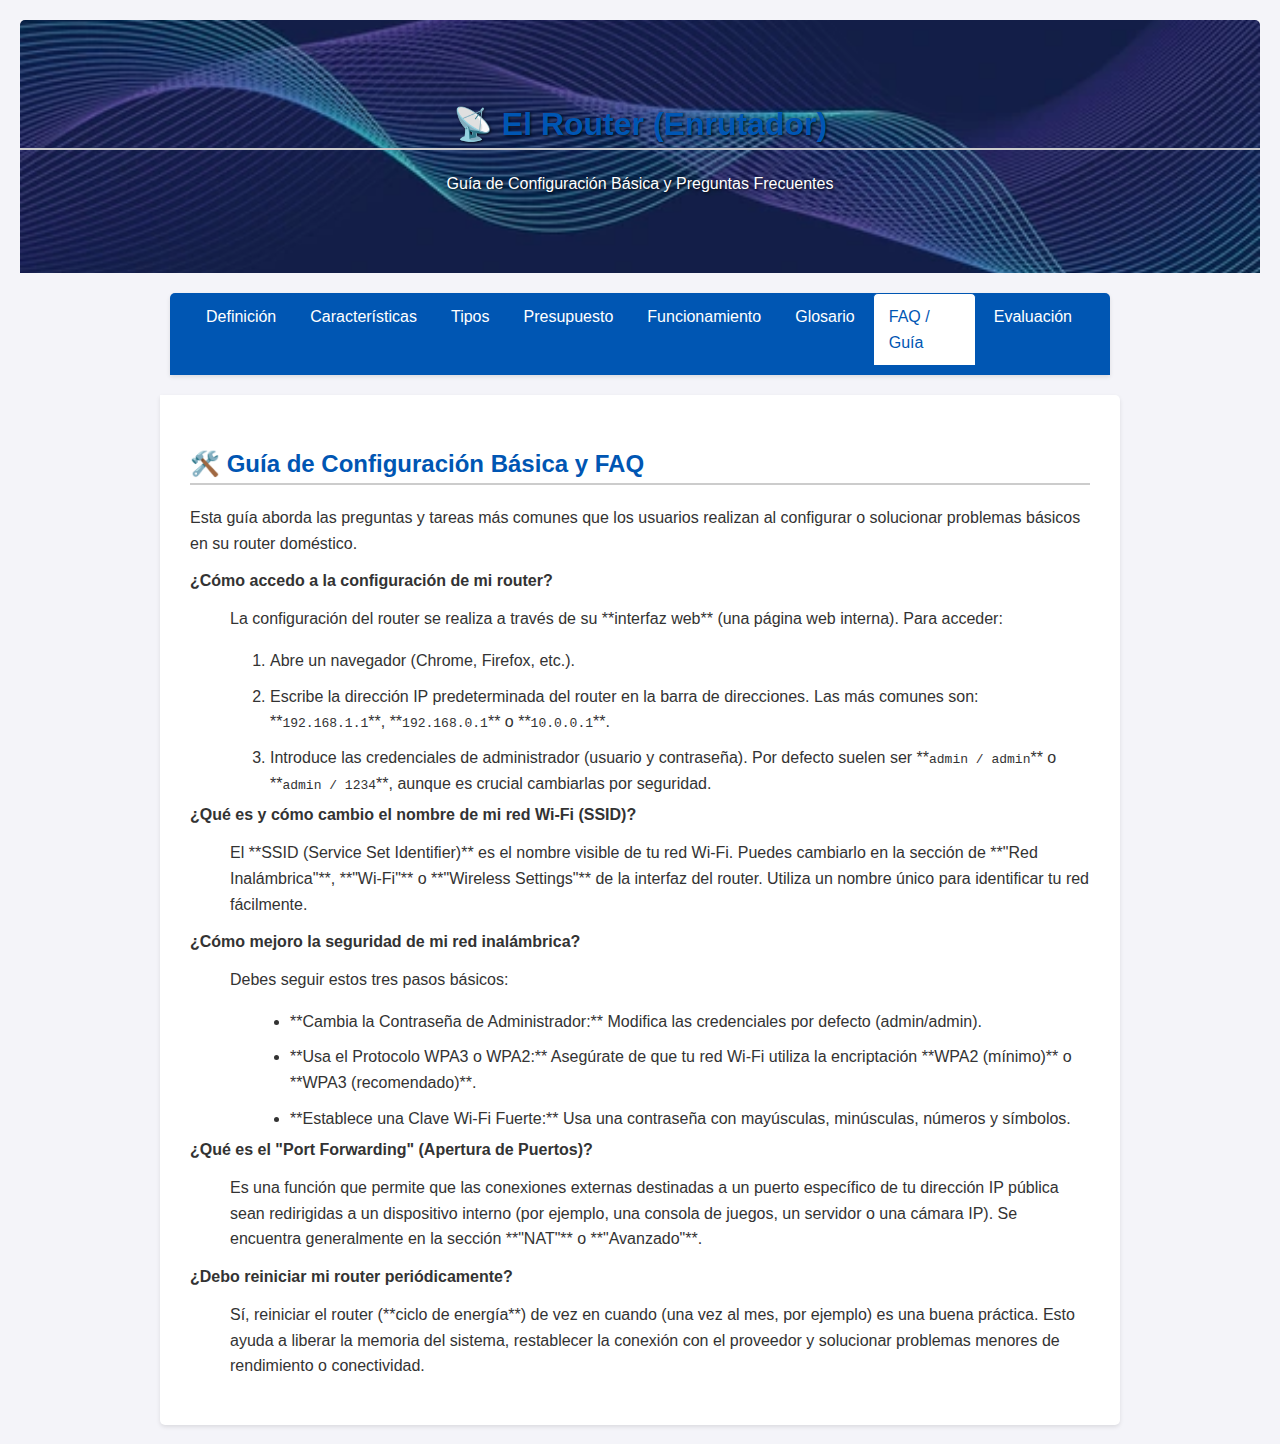
<file: guia_basica.html>
<!DOCTYPE html>
<html lang="es">
<head>
    <meta charset="UTF-8">
    <meta name="viewport" content="width=device-width, initial-scale=1.0">
    <title>Router: Guía de Configuración Básica (FAQ)</title>
    <link rel="stylesheet" href="css/estilos.css">
</head>
<body>

    <header>
        <h1>📡 El Router (Enrutador)</h1>
        <p>Guía de Configuración Básica y Preguntas Frecuentes</p>
    </header>

    <nav>
        <ul>
            <li><a href="definicion.html">Definición</a></li>
            <li><a href="caracteristicas.html">Características</a></li>
            <li><a href="tipos.html">Tipos</a></li>
            <li><a href="presupuesto.html">Presupuesto</a></li>
            <li><a href="funcionamiento.html">Funcionamiento</a></li>
            <li><a href="glosario.html">Glosario</a></li>
            <li class="active"><a href="guia_basica.html">FAQ / Guía</a></li>
            <li><a href="evaluacion.html">Evaluación</a></li>
        </ul>
    </nav>

    <div class="container">
        <h2>🛠️ Guía de Configuración Básica y FAQ</h2>
        
        <p>Esta guía aborda las preguntas y tareas más comunes que los usuarios realizan al configurar o solucionar problemas básicos en su router doméstico.</p>

        <dl>
            <dt><strong>¿Cómo accedo a la configuración de mi router?</strong></dt>
            <dd>
                <p>La configuración del router se realiza a través de su **interfaz web** (una página web interna). Para acceder:</p>
                <ol>
                    <li>Abre un navegador (Chrome, Firefox, etc.).</li>
                    <li>Escribe la dirección IP predeterminada del router en la barra de direcciones. Las más comunes son: **<code>192.168.1.1</code>**, **<code>192.168.0.1</code>** o **<code>10.0.0.1</code>**.</li>
                    <li>Introduce las credenciales de administrador (usuario y contraseña). Por defecto suelen ser **<code>admin / admin</code>** o **<code>admin / 1234</code>**, aunque es crucial cambiarlas por seguridad.</li>
                </ol>
            </dd>

            <dt><strong>¿Qué es y cómo cambio el nombre de mi red Wi-Fi (SSID)?</strong></dt>
            <dd>
                <p>El **SSID (Service Set Identifier)** es el nombre visible de tu red Wi-Fi. Puedes cambiarlo en la sección de **"Red Inalámbrica"**, **"Wi-Fi"** o **"Wireless Settings"** de la interfaz del router. Utiliza un nombre único para identificar tu red fácilmente.</p>
            </dd>

            <dt><strong>¿Cómo mejoro la seguridad de mi red inalámbrica?</strong></dt>
            <dd>
                <p>Debes seguir estos tres pasos básicos:</p>
                <ul>
                    <li>**Cambia la Contraseña de Administrador:** Modifica las credenciales por defecto (admin/admin).</li>
                    <li>**Usa el Protocolo WPA3 o WPA2:** Asegúrate de que tu red Wi-Fi utiliza la encriptación **WPA2 (mínimo)** o **WPA3 (recomendado)**.</li>
                    <li>**Establece una Clave Wi-Fi Fuerte:** Usa una contraseña con mayúsculas, minúsculas, números y símbolos.</li>
                </ul>
            </dd>

            <dt><strong>¿Qué es el "Port Forwarding" (Apertura de Puertos)?</strong></dt>
            <dd>
                <p>Es una función que permite que las conexiones externas destinadas a un puerto específico de tu dirección IP pública sean redirigidas a un dispositivo interno (por ejemplo, una consola de juegos, un servidor o una cámara IP). Se encuentra generalmente en la sección **"NAT"** o **"Avanzado"**.</p>
            </dd>

            <dt><strong>¿Debo reiniciar mi router periódicamente?</strong></dt>
            <dd>
                <p>Sí, reiniciar el router (**ciclo de energía**) de vez en cuando (una vez al mes, por ejemplo) es una buena práctica. Esto ayuda a liberar la memoria del sistema, restablecer la conexión con el proveedor y solucionar problemas menores de rendimiento o conectividad.</p>
            </dd>
        </dl>
    </div>

</body>
</html>
</file>
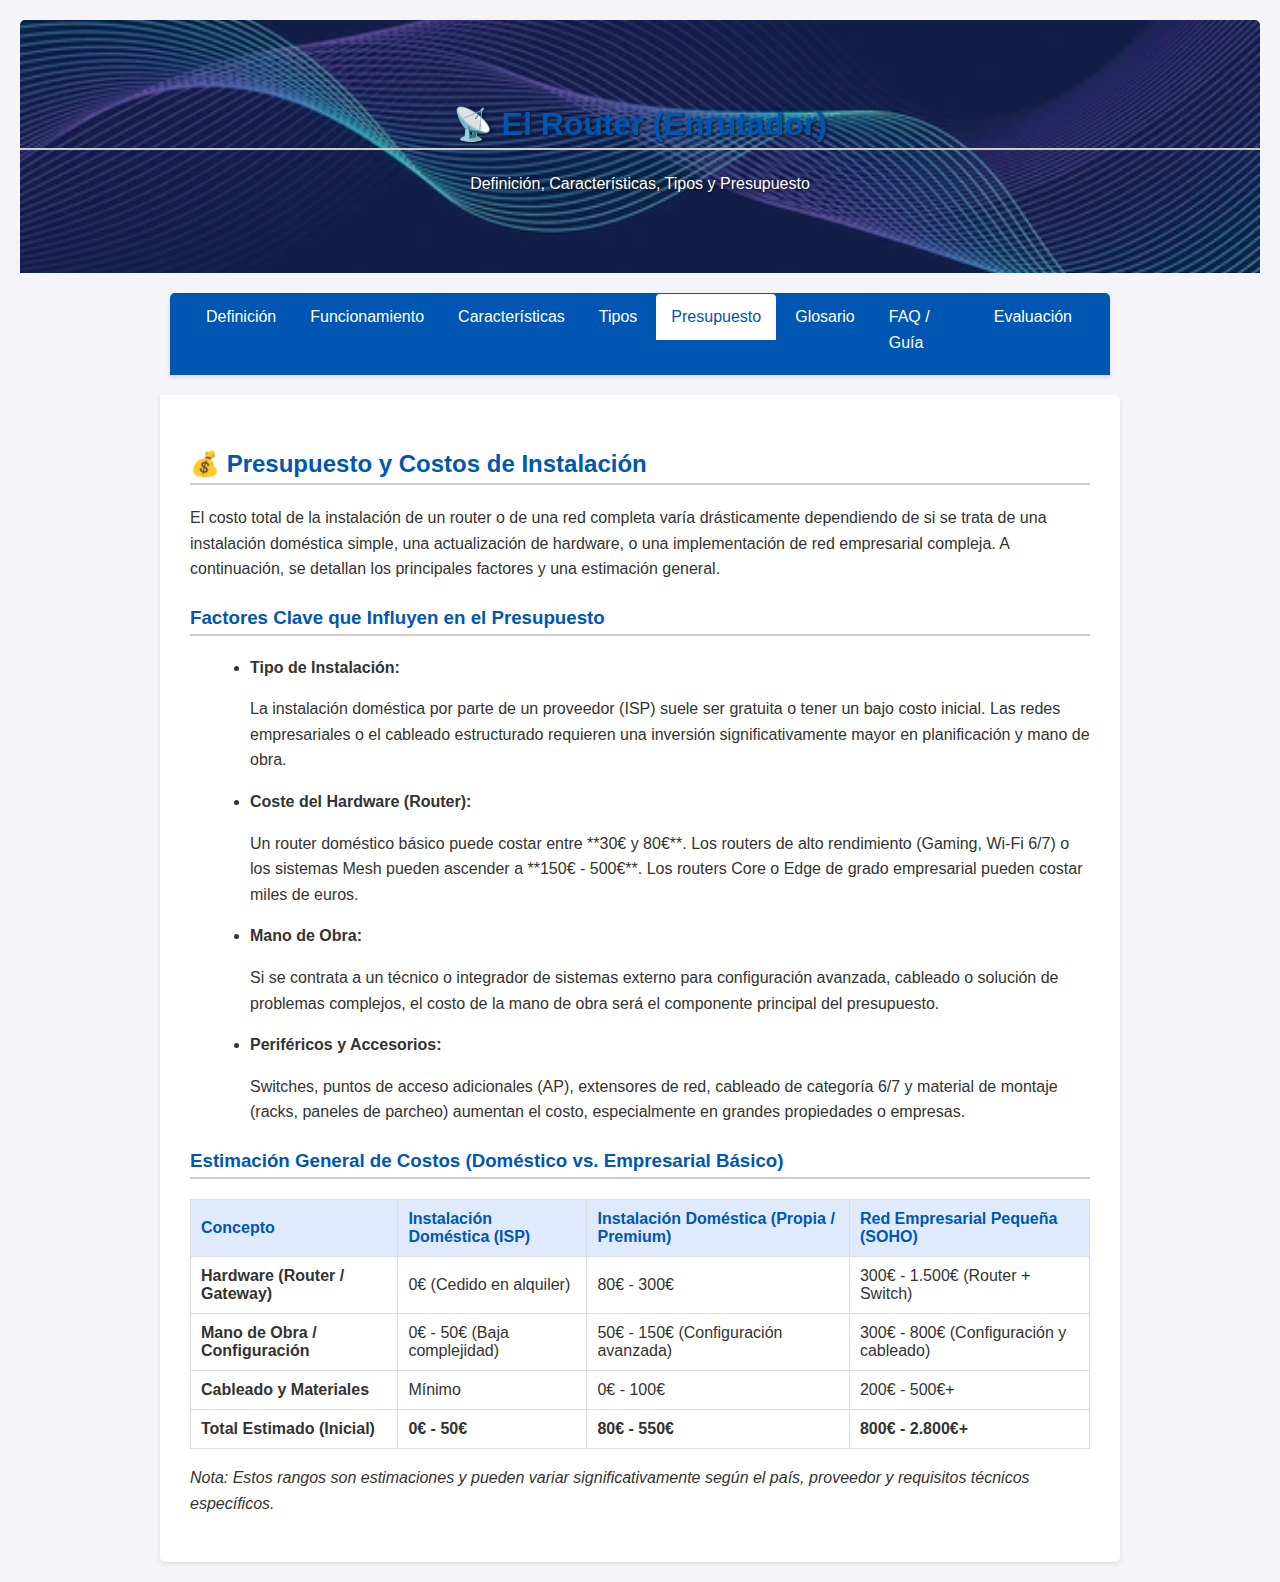
<file: presupuesto.html>
<!DOCTYPE html>
<html lang="es">
<head>
    <meta charset="UTF-8">
    <meta name="viewport" content="width=device-width, initial-scale=1.0">
    <title>Router: Presupuesto de Instalación</title>
    <link rel="stylesheet" href="css/estilos.css">
    <style>
        /* CSS adicional para el presupuesto si fuera necesario, aunque usamos estilos.css */
        .tabla-costos {
            width: 100%;
            border-collapse: collapse;
            margin-top: 20px;
        }
        .tabla-costos th, .tabla-costos td {
            border: 1px solid #ddd;
            padding: 10px;
            text-align: left;
        }
        .tabla-costos th {
            background-color: #e0eaff;
            color: #0056b3;
        }
    </style>
</head>
<body>

    <header>
        <h1>📡 El Router (Enrutador)</h1>
        <p>Definición, Características, Tipos y Presupuesto</p>
    </header>

    <nav>
        <ul>
            <li><a href="definicion.html">Definición</a></li>
            <li><a href="funcionamiento.html">Funcionamiento</a></li>
            <li><a href="caracteristicas.html">Características</a></li>
            <li><a href="tipos.html">Tipos</a></li>
            <li class="active"><a href="presupuesto.html">Presupuesto</a></li> 
            <li><a href="glosario.html">Glosario</a></li>
            <li><a href="guia_basica.html">FAQ / Guía</a></li>
            <li><a href="evaluacion.html">Evaluación</a></li> 
        </ul>
    </nav>

    <div class="container">
        <h2>💰 Presupuesto y Costos de Instalación</h2>
        
        <p>El costo total de la instalación de un router o de una red completa varía drásticamente dependiendo de si se trata de una instalación doméstica simple, una actualización de hardware, o una implementación de red empresarial compleja. A continuación, se detallan los principales factores y una estimación general.</p>

        <h3>Factores Clave que Influyen en el Presupuesto</h3>
        <ul>
            <li>
                <strong>Tipo de Instalación:</strong>
                <p>La instalación doméstica por parte de un proveedor (ISP) suele ser gratuita o tener un bajo costo inicial. Las redes empresariales o el cableado estructurado requieren una inversión significativamente mayor en planificación y mano de obra.</p>
            </li>
            <li>
                <strong>Coste del Hardware (Router):</strong>
                <p>Un router doméstico básico puede costar entre **30€ y 80€**. Los routers de alto rendimiento (Gaming, Wi-Fi 6/7) o los sistemas Mesh pueden ascender a **150€ - 500€**. Los routers Core o Edge de grado empresarial pueden costar miles de euros.</p>
            </li>
            <li>
                <strong>Mano de Obra:</strong>
                <p>Si se contrata a un técnico o integrador de sistemas externo para configuración avanzada, cableado o solución de problemas complejos, el costo de la mano de obra será el componente principal del presupuesto.</p>
            </li>
            <li>
                <strong>Periféricos y Accesorios:</strong>
                <p>Switches, puntos de acceso adicionales (AP), extensores de red, cableado de categoría 6/7 y material de montaje (racks, paneles de parcheo) aumentan el costo, especialmente en grandes propiedades o empresas.</p>
            </li>
        </ul>

        <h3>Estimación General de Costos (Doméstico vs. Empresarial Básico)</h3>
        
        <table class="tabla-costos">
            <thead>
                <tr>
                    <th>Concepto</th>
                    <th>Instalación Doméstica (ISP)</th>
                    <th>Instalación Doméstica (Propia / Premium)</th>
                    <th>Red Empresarial Pequeña (SOHO)</th>
                </tr>
            </thead>
            <tbody>
                <tr>
                    <td><strong>Hardware (Router / Gateway)</strong></td>
                    <td>0€ (Cedido en alquiler)</td>
                    <td>80€ - 300€</td>
                    <td>300€ - 1.500€ (Router + Switch)</td>
                </tr>
                <tr>
                    <td><strong>Mano de Obra / Configuración</strong></td>
                    <td>0€ - 50€ (Baja complejidad)</td>
                    <td>50€ - 150€ (Configuración avanzada)</td>
                    <td>300€ - 800€ (Configuración y cableado)</td>
                </tr>
                <tr>
                    <td><strong>Cableado y Materiales</strong></td>
                    <td>Mínimo</td>
                    <td>0€ - 100€</td>
                    <td>200€ - 500€+</td>
                </tr>
                <tr>
                    <td><strong>Total Estimado (Inicial)</strong></td>
                    <td><strong>0€ - 50€</strong></td>
                    <td><strong>80€ - 550€</strong></td>
                    <td><strong>800€ - 2.800€+</strong></td>
                </tr>
            </tbody>
        </table>

        <p class="nota"><em>Nota: Estos rangos son estimaciones y pueden variar significativamente según el país, proveedor y requisitos técnicos específicos.</em></p>

    </div>

</body>
</html>
</file>
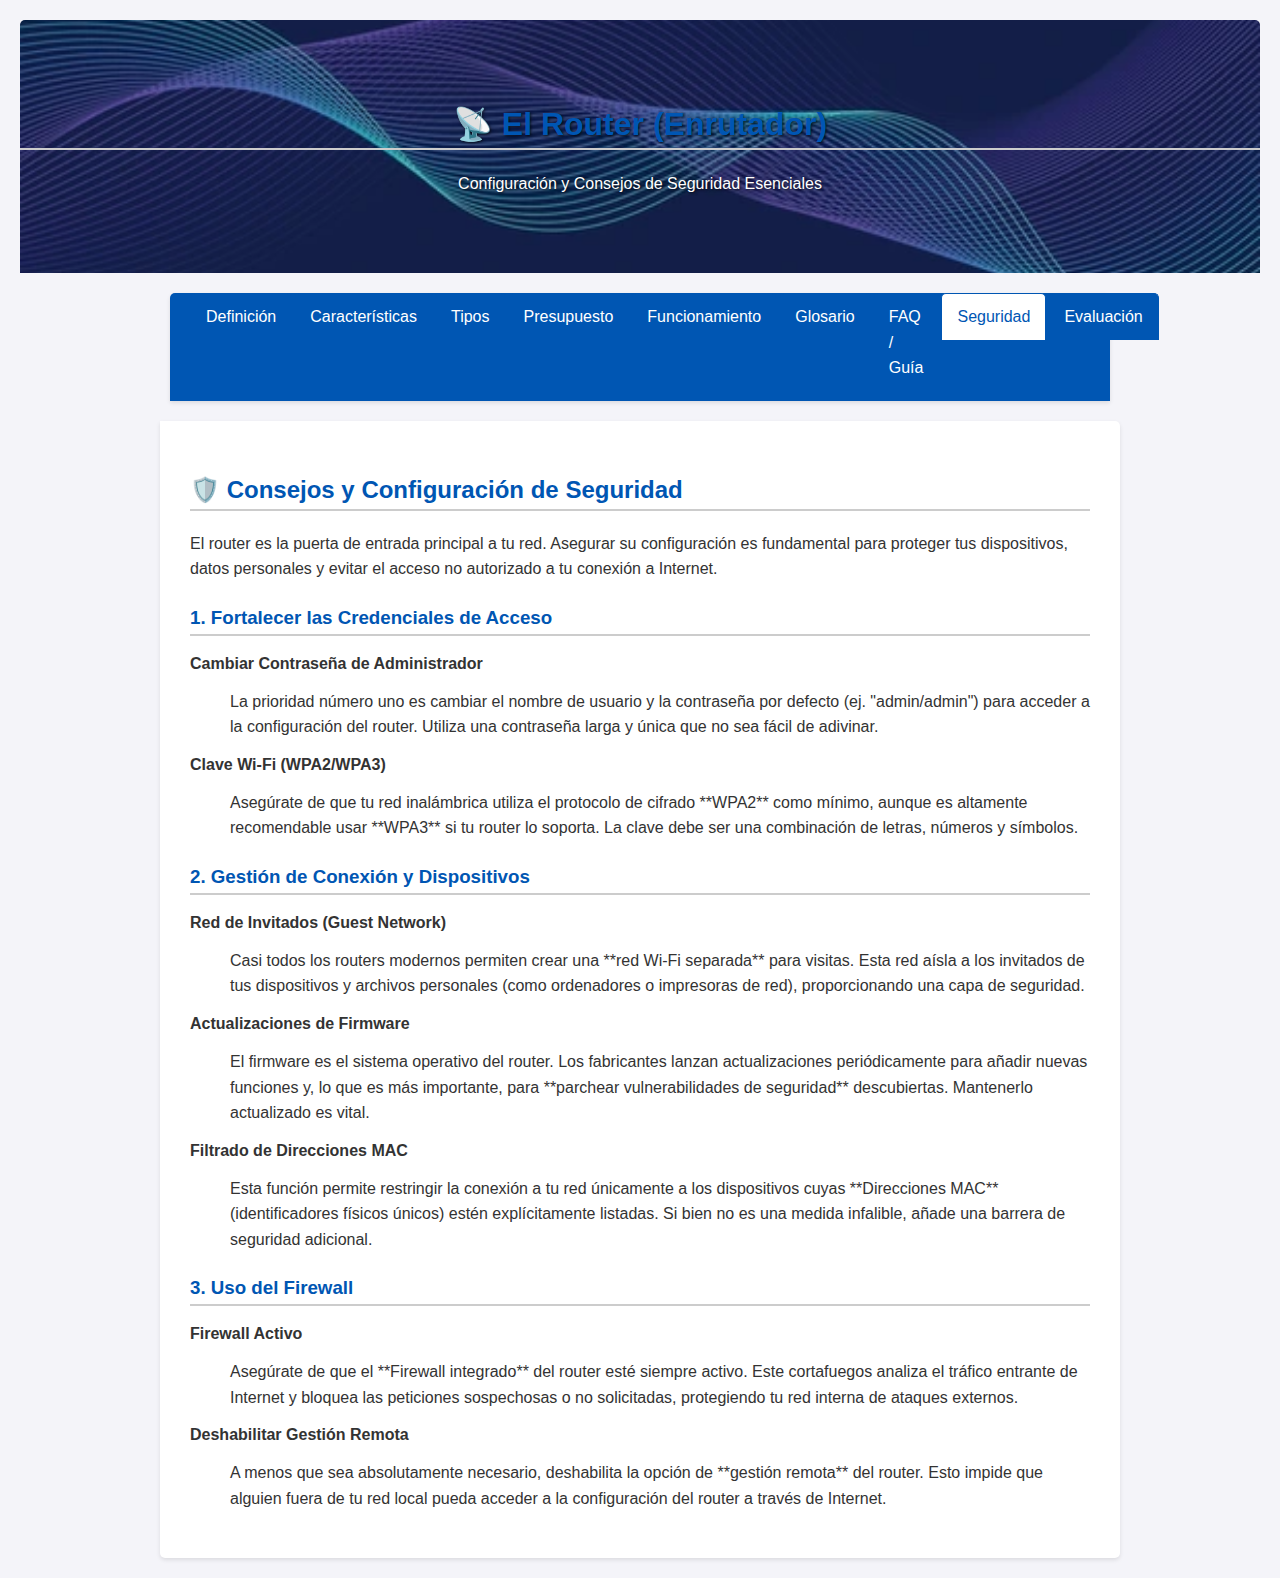
<file: seguridad.html>
<!DOCTYPE html>
<html lang="es">
<head>
    <meta charset="UTF-8">
    <meta name="viewport" content="width=device-width, initial-scale=1.0">
    <title>Router: Seguridad de Red</title>
    <link rel="stylesheet" href="css/estilos.css">
</head>
<body>

    <header>
        <h1>📡 El Router (Enrutador)</h1>
        <p>Configuración y Consejos de Seguridad Esenciales</p>
    </header>

    <nav>
        <ul>
            <li><a href="definicion.html">Definición</a></li>
            <li><a href="caracteristicas.html">Características</a></li>
            <li><a href="tipos.html">Tipos</a></li>
            <li><a href="presupuesto.html">Presupuesto</a></li>
            <li><a href="funcionamiento.html">Funcionamiento</a></li>
            <li><a href="glosario.html">Glosario</a></li>
            <li><a href="guia_basica.html">FAQ / Guía</a></li>
            <li class="active"><a href="seguridad.html">Seguridad</a></li>
            <li><a href="evaluacion.html">Evaluación</a></li>
        </ul>
    </nav>

    <div class="container">
        <h2>🛡️ Consejos y Configuración de Seguridad</h2>
        
        <p>El router es la puerta de entrada principal a tu red. Asegurar su configuración es fundamental para proteger tus dispositivos, datos personales y evitar el acceso no autorizado a tu conexión a Internet.</p>

        <h3>1. Fortalecer las Credenciales de Acceso</h3>
        <dl>
            <dt><strong>Cambiar Contraseña de Administrador</strong></dt>
            <dd>
                <p>La prioridad número uno es cambiar el nombre de usuario y la contraseña por defecto (ej. "admin/admin") para acceder a la configuración del router. Utiliza una contraseña larga y única que no sea fácil de adivinar.</p>
            </dd>
            <dt><strong>Clave Wi-Fi (WPA2/WPA3)</strong></dt>
            <dd>
                <p>Asegúrate de que tu red inalámbrica utiliza el protocolo de cifrado **WPA2** como mínimo, aunque es altamente recomendable usar **WPA3** si tu router lo soporta. La clave debe ser una combinación de letras, números y símbolos.</p>
            </dd>
        </dl>

        <h3>2. Gestión de Conexión y Dispositivos</h3>
        <dl>
            <dt><strong>Red de Invitados (Guest Network)</strong></dt>
            <dd>
                <p>Casi todos los routers modernos permiten crear una **red Wi-Fi separada** para visitas. Esta red aísla a los invitados de tus dispositivos y archivos personales (como ordenadores o impresoras de red), proporcionando una capa de seguridad.</p>
            </dd>
            <dt><strong>Actualizaciones de Firmware</strong></dt>
            <dd>
                <p>El firmware es el sistema operativo del router. Los fabricantes lanzan actualizaciones periódicamente para añadir nuevas funciones y, lo que es más importante, para **parchear vulnerabilidades de seguridad** descubiertas. Mantenerlo actualizado es vital.</p>
            </dd>
            <dt><strong>Filtrado de Direcciones MAC</strong></dt>
            <dd>
                <p>Esta función permite restringir la conexión a tu red únicamente a los dispositivos cuyas **Direcciones MAC** (identificadores físicos únicos) estén explícitamente listadas. Si bien no es una medida infalible, añade una barrera de seguridad adicional.</p>
            </dd>
        </dl>
        
        <h3>3. Uso del Firewall</h3>
        <dl>
            <dt><strong>Firewall Activo</strong></dt>
            <dd>
                <p>Asegúrate de que el **Firewall integrado** del router esté siempre activo. Este cortafuegos analiza el tráfico entrante de Internet y bloquea las peticiones sospechosas o no solicitadas, protegiendo tu red interna de ataques externos.</p>
            </dd>
            <dt><strong>Deshabilitar Gestión Remota</strong></dt>
            <dd>
                <p>A menos que sea absolutamente necesario, deshabilita la opción de **gestión remota** del router. Esto impide que alguien fuera de tu red local pueda acceder a la configuración del router a través de Internet.</p>
            </dd>
        </dl>

    </div>

</body>
</html>
</file>
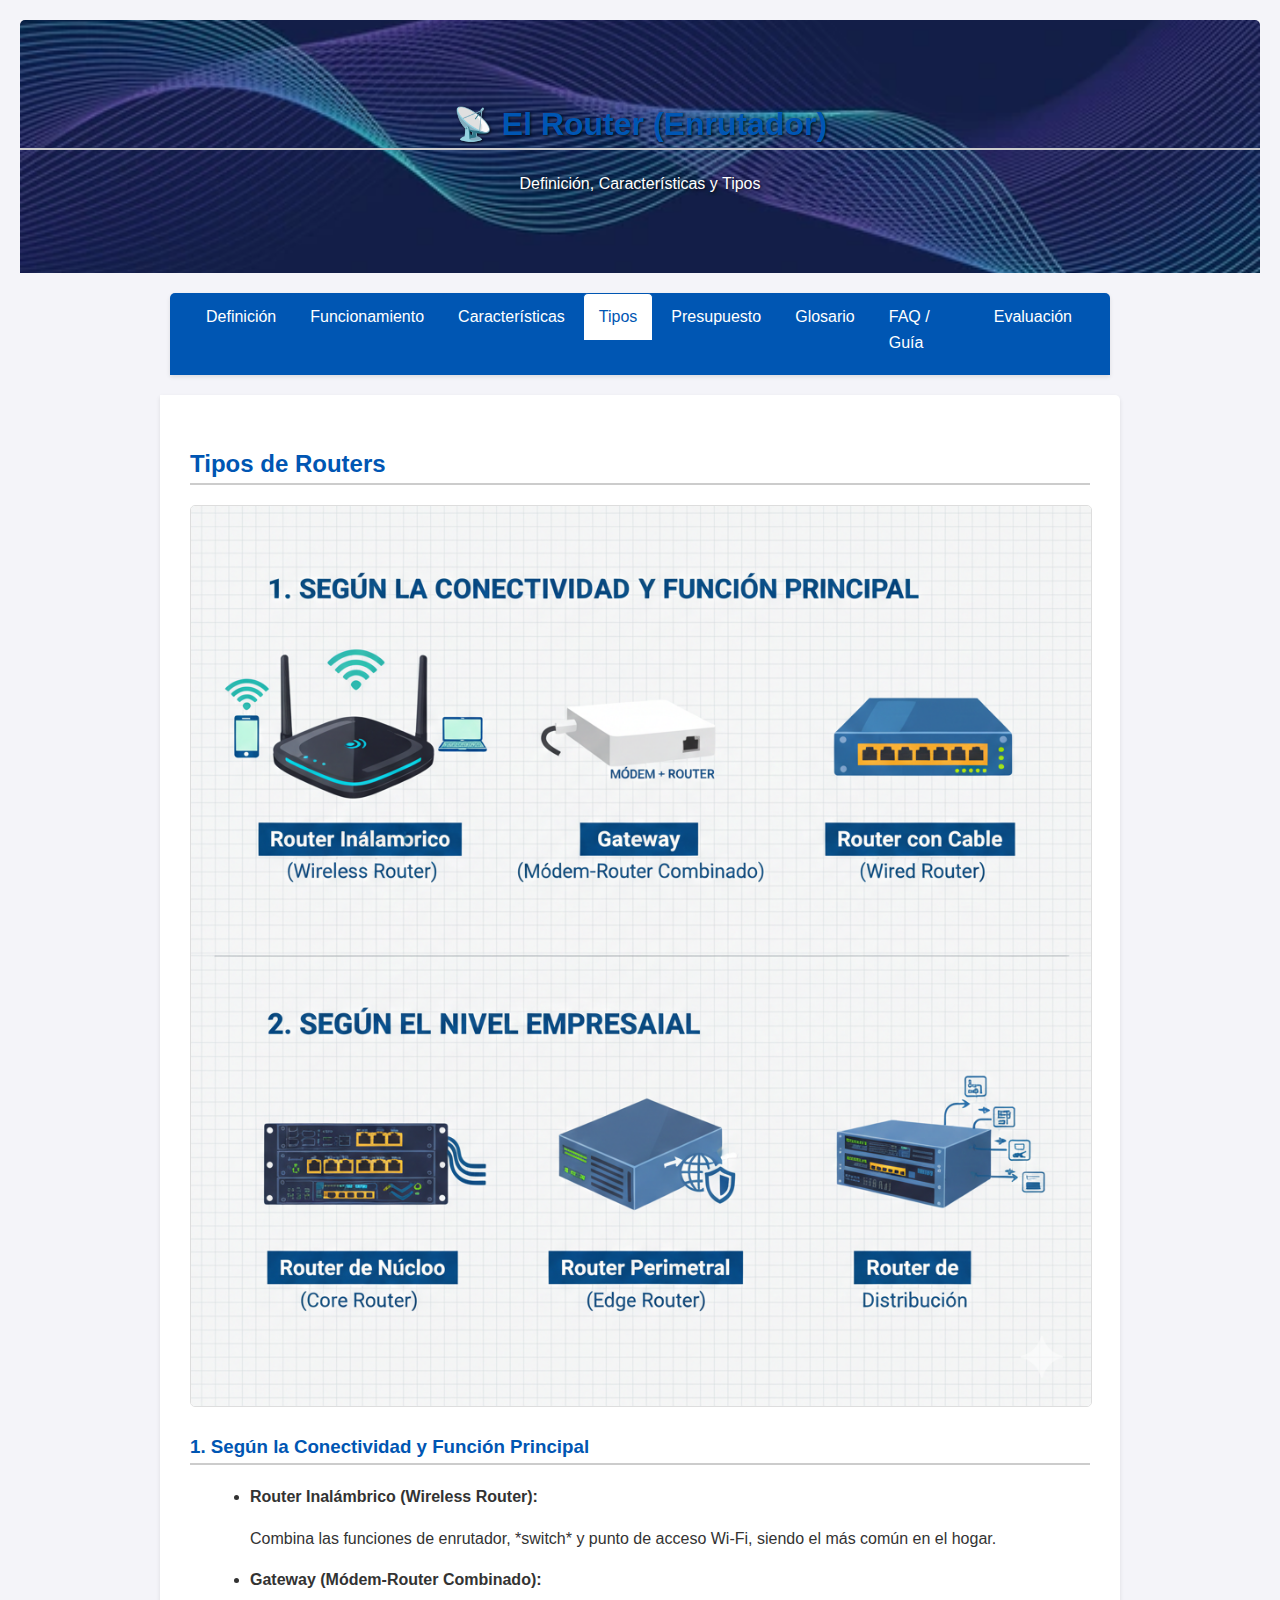
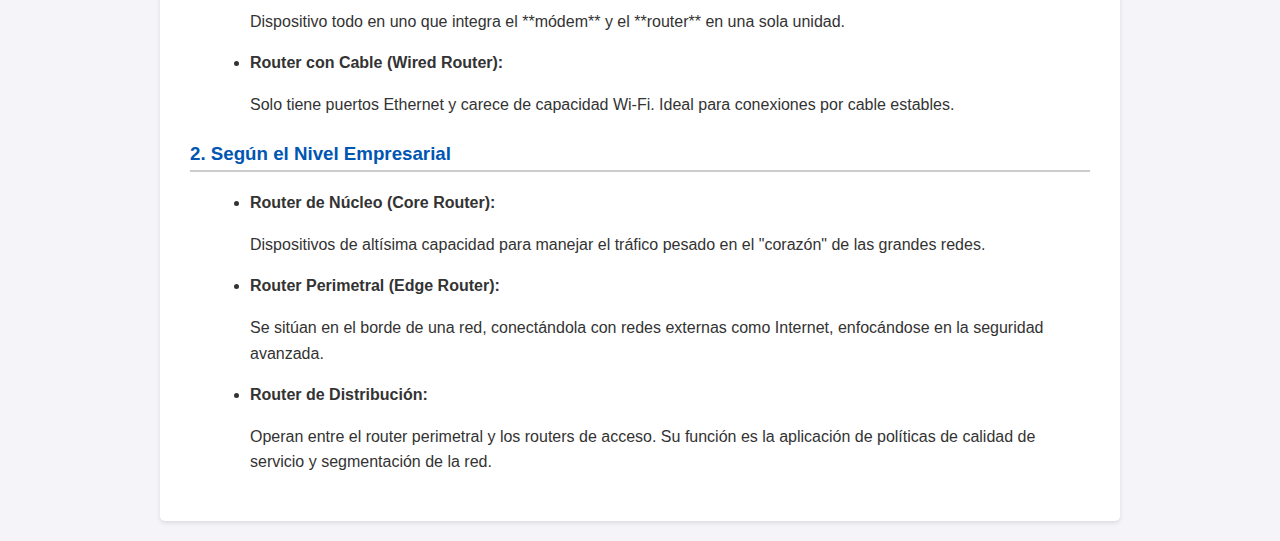
<file: tipos.html>
<!DOCTYPE html>
<html lang="es">
<head>
    <meta charset="UTF-8">
    <meta name="viewport" content="width=device-width, initial-scale=1.0">
    <title>Router: Tipos</title>
    <link rel="stylesheet" href="css/estilos.css">
</head>
<body>

    <header>
        <h1>📡 El Router (Enrutador)</h1>
        <p>Definición, Características y Tipos</p>
    </header>

    <nav>
        <ul>
            <li><a href="definicion.html">Definición</a></li>
            <li><a href="funcionamiento.html">Funcionamiento</a></li>
            <li><a href="caracteristicas.html">Características</a></li>
            <li class="active"><a href="tipos.html">Tipos</a></li>
            <li><a href="presupuesto.html">Presupuesto</a></li> 
            <li><a href="glosario.html">Glosario</a></li>
            <li><a href="guia_basica.html">FAQ / Guía</a></li>
            <li><a href="evaluacion.html">Evaluación</a></li> 
</ul>
    </nav>

    <div class="container">
        <h2>Tipos de Routers</h2>

        <div class="router-image">
             <img src="images/tipos-de-routers.png" alt="Infografía de diferentes tipos de routers">
        </div>

        <h3>1. Según la Conectividad y Función Principal</h3>
        <ul>
            <li>
                <strong>Router Inalámbrico (Wireless Router):</strong>
                <p>Combina las funciones de enrutador, *switch* y punto de acceso Wi-Fi, siendo el más común en el hogar.</p>
            </li>
            <li>
                <strong>Gateway (Módem-Router Combinado):</strong>
                <p>Dispositivo todo en uno que integra el **módem** y el **router** en una sola unidad.</p>
            </li>
            <li>
                <strong>Router con Cable (Wired Router):</strong>
                <p>Solo tiene puertos Ethernet y carece de capacidad Wi-Fi. Ideal para conexiones por cable estables.</p>
            </li>
        </ul>

        <h3>2. Según el Nivel Empresarial</h3>
        <ul>
            <li>
                <strong>Router de Núcleo (Core Router):</strong>
                <p>Dispositivos de altísima capacidad para manejar el tráfico pesado en el "corazón" de las grandes redes.</p>
            </li>
            <li>
                <strong>Router Perimetral (Edge Router):</strong>
                <p>Se sitúan en el borde de una red, conectándola con redes externas como Internet, enfocándose en la seguridad avanzada.</p>
            </li>
            <li>
                <strong>Router de Distribución:</strong>
                <p>Operan entre el router perimetral y los routers de acceso. Su función es la aplicación de políticas de calidad de servicio y segmentación de la red.</p>
            </li>
        </ul>
    </div>

</body>
</html>
</file>
<file: css/estilos.css>
body {
    font-family: Arial, sans-serif;
    margin: 20px;
    padding: 0;
    background-color: #f4f4f9;
    color: #333;
}
header {
    background-color: #0056b3; /* Color de fallback si la imagen no carga */
    color: white;
    padding: 60px 0; /* Aumento del padding para darle espacio al fondo */
    text-align: center;
    border-radius: 5px 5px 0 0;

    /* --- Nuevas Propiedades para la Imagen de Fondo --- */
    background-image: url('../images/header.webp'); /* RUTA CORRECTA A TU IMAGEN */
    background-size: cover; /* Asegura que la imagen cubra todo el header */
    background-position: center; /* Centra la imagen */
    background-repeat: no-repeat; /* Evita que la imagen se repita */
    text-shadow: 1px 1px 3px rgba(0, 0, 0, 0.7); /* Sombra para que el texto blanco destaque */
}
.container {
    max-width: 900px;
    margin: 20px auto;
    background-color: white;
    padding: 30px;
    border-radius: 0 5px 5px 5px;
    box-shadow: 0 2px 4px rgba(0,0,0,0.1);
    min-height: 400px;
}
h1, h2, h3 {
    color: #0056b3;
    border-bottom: 2px solid #ccc;
    padding-bottom: 5px;
    margin-top: 25px;
}
p {
    line-height: 1.6;
}
ul {
    list-style-type: disc;
    margin-left: 20px;
}
li {
    margin-bottom: 10px;
    line-height: 1.6;
}
strong {
    color: #333;
}
.router-image {
    text-align: center;
    margin: 20px 0;
}
.router-image img {
    max-width: 100%;
    height: auto;
    border: 1px solid #ddd;
    border-radius: 5px;
}

/* --- Estilos para la Navegación (Pestañas) --- */
nav {
    background-color: #0056b3;
    max-width: 900px;
    margin: 20px auto 0;
    padding: 0 20px;
    border-radius: 5px 5px 0 0;
    box-shadow: 0 2px 4px rgba(0,0,0,0.1);
}
nav ul {
    list-style: none;
    padding: 0;
    margin: 0;
    display: flex;
}
nav ul li a {
    display: block;
    padding: 10px 15px;
    text-decoration: none;
    color: white;
    background-color: #0056b3;
    border-radius: 5px 5px 0 0;
    transition: background-color 0.3s;
    border: 1px solid #0056b3;
    border-bottom: none;
    margin-right: 2px;
}
nav ul li a:hover {
    background-color: #004080;
}
/* Resalta la pestaña activa */
.active a {
     background-color: white !important;
     color: #0056b3 !important;
}
</file>
